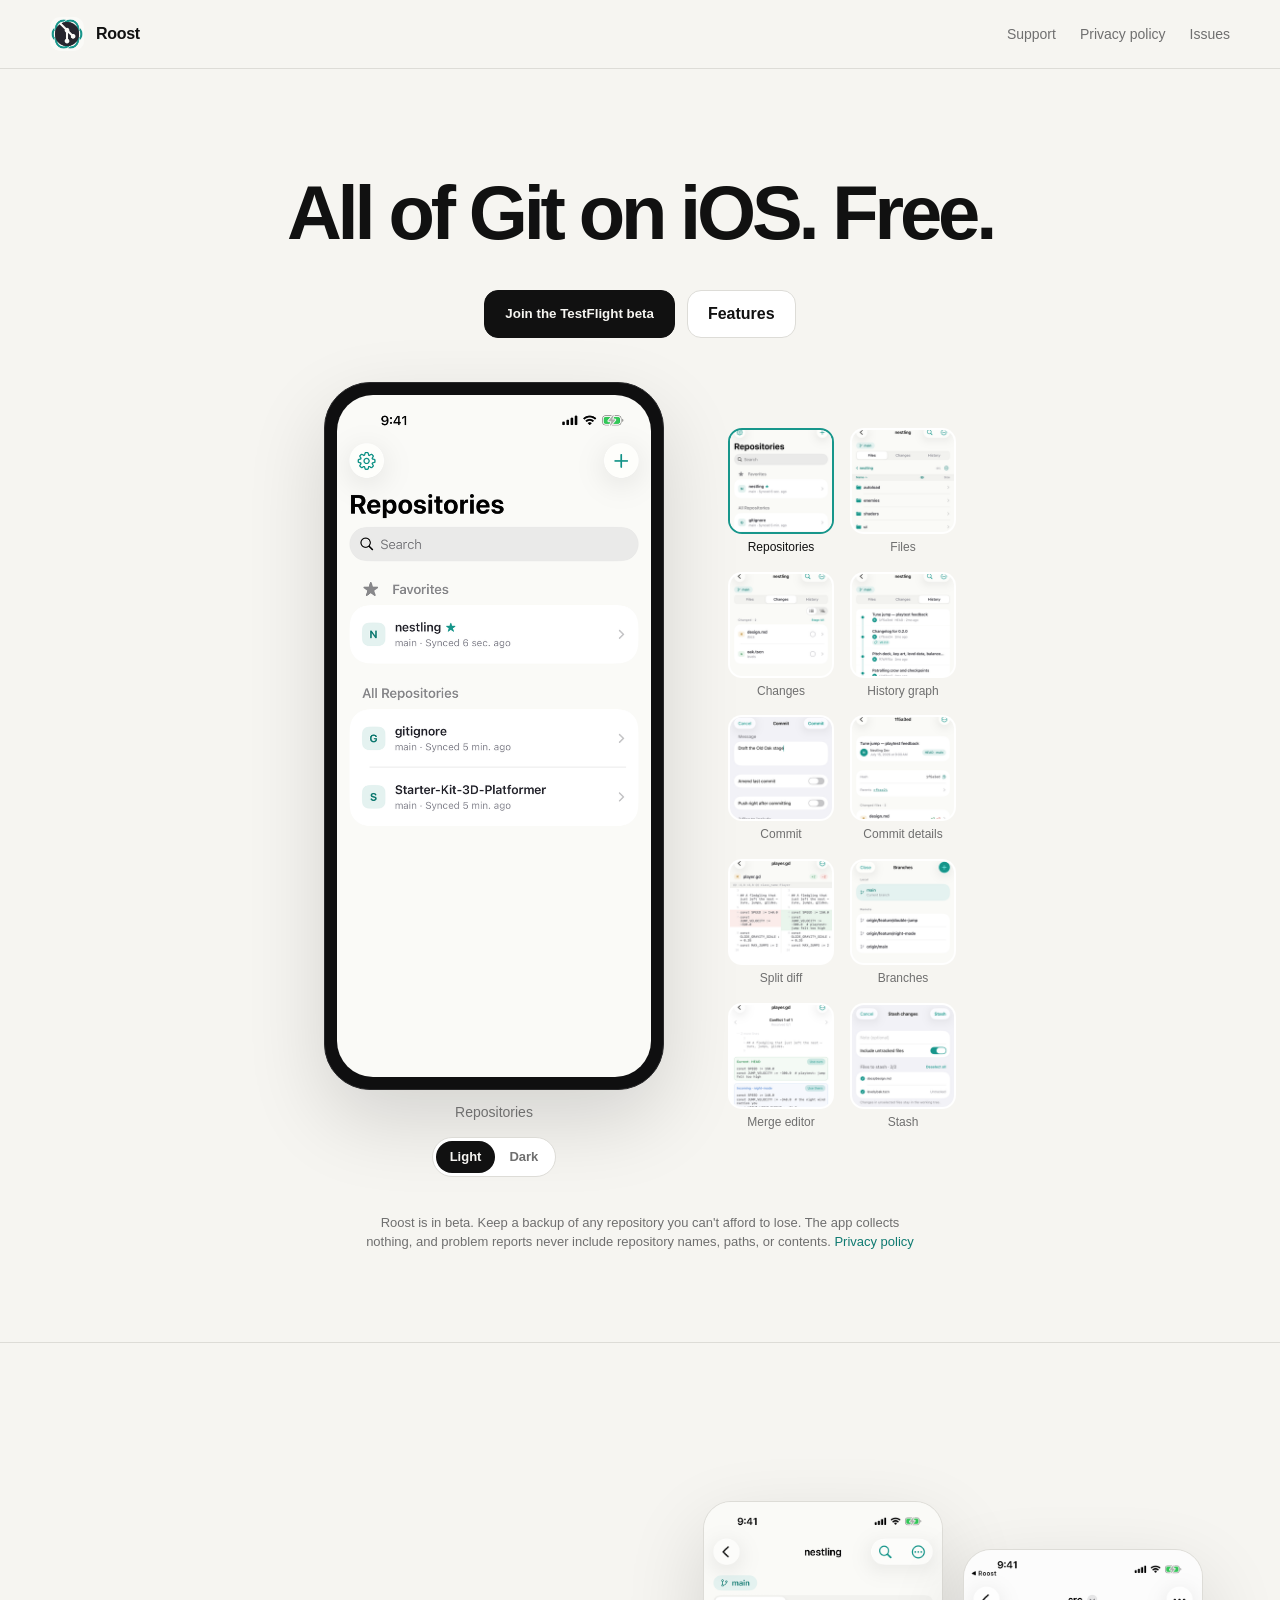
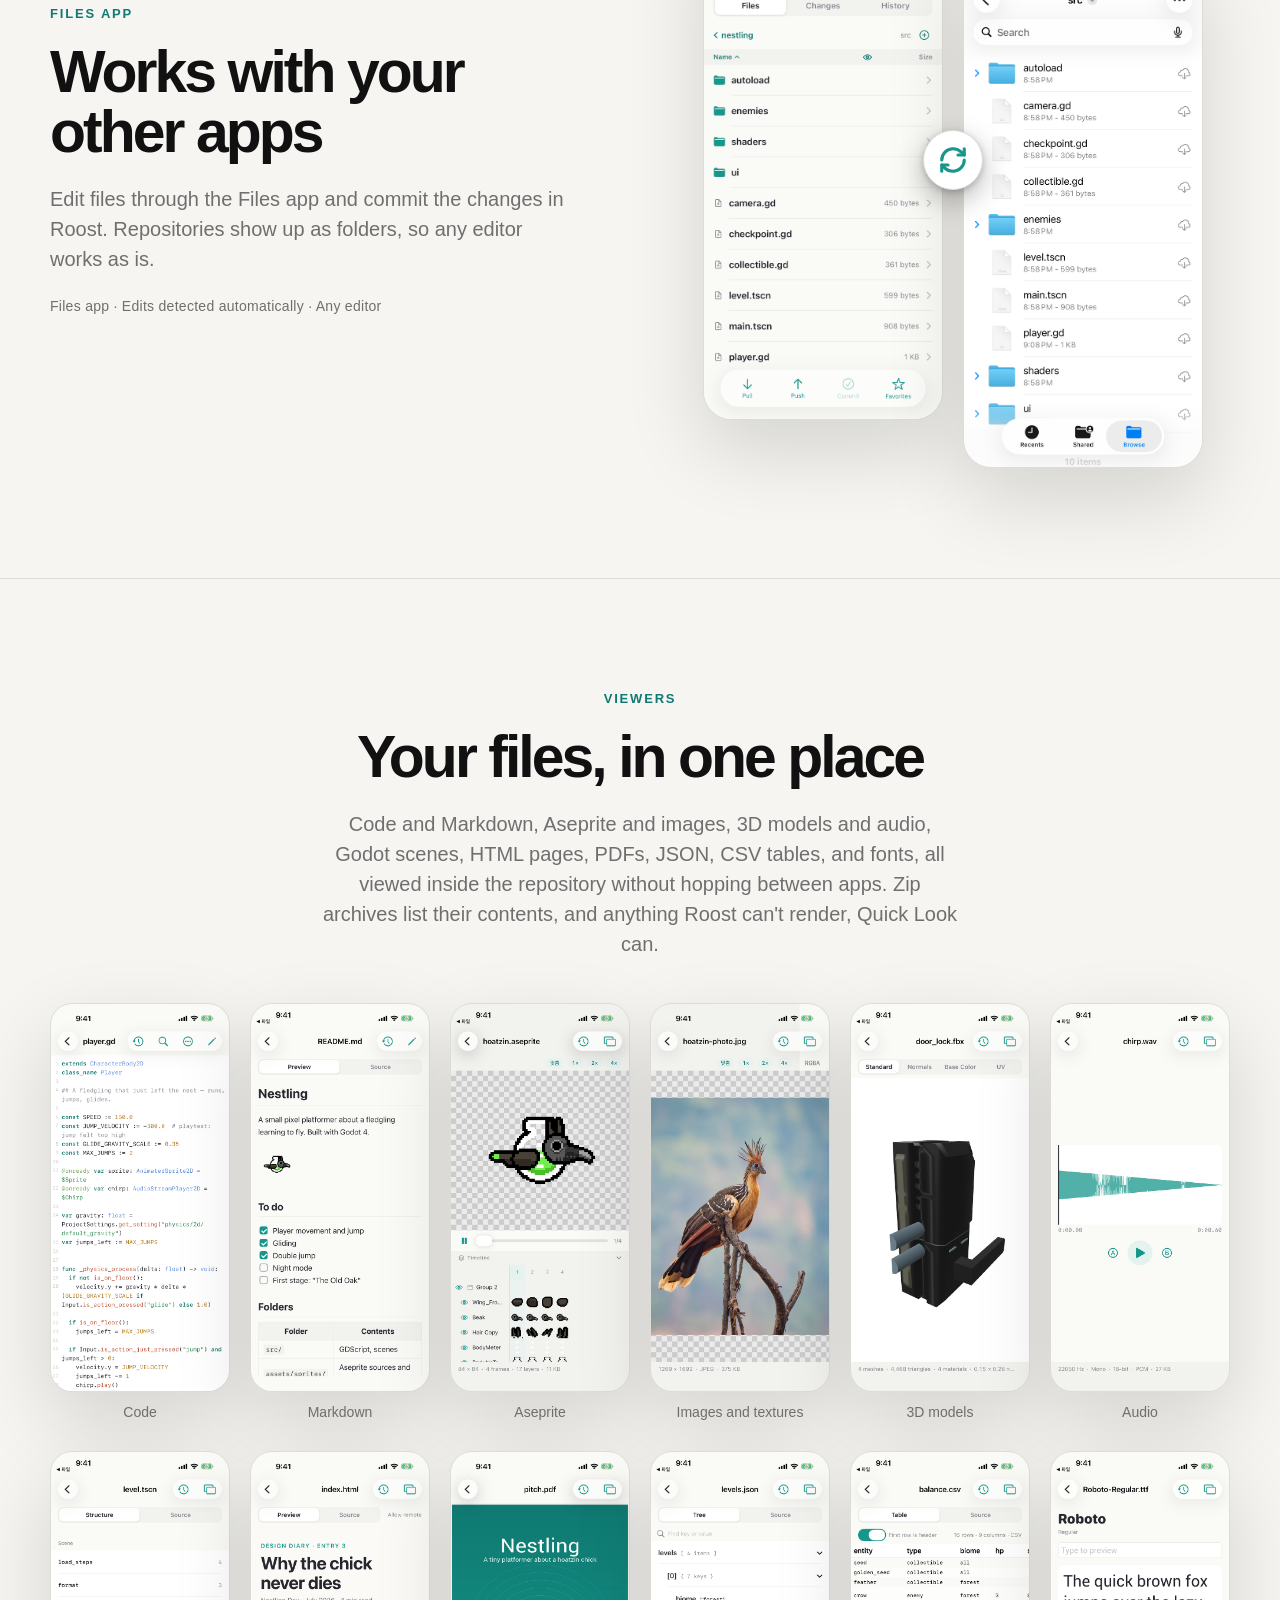
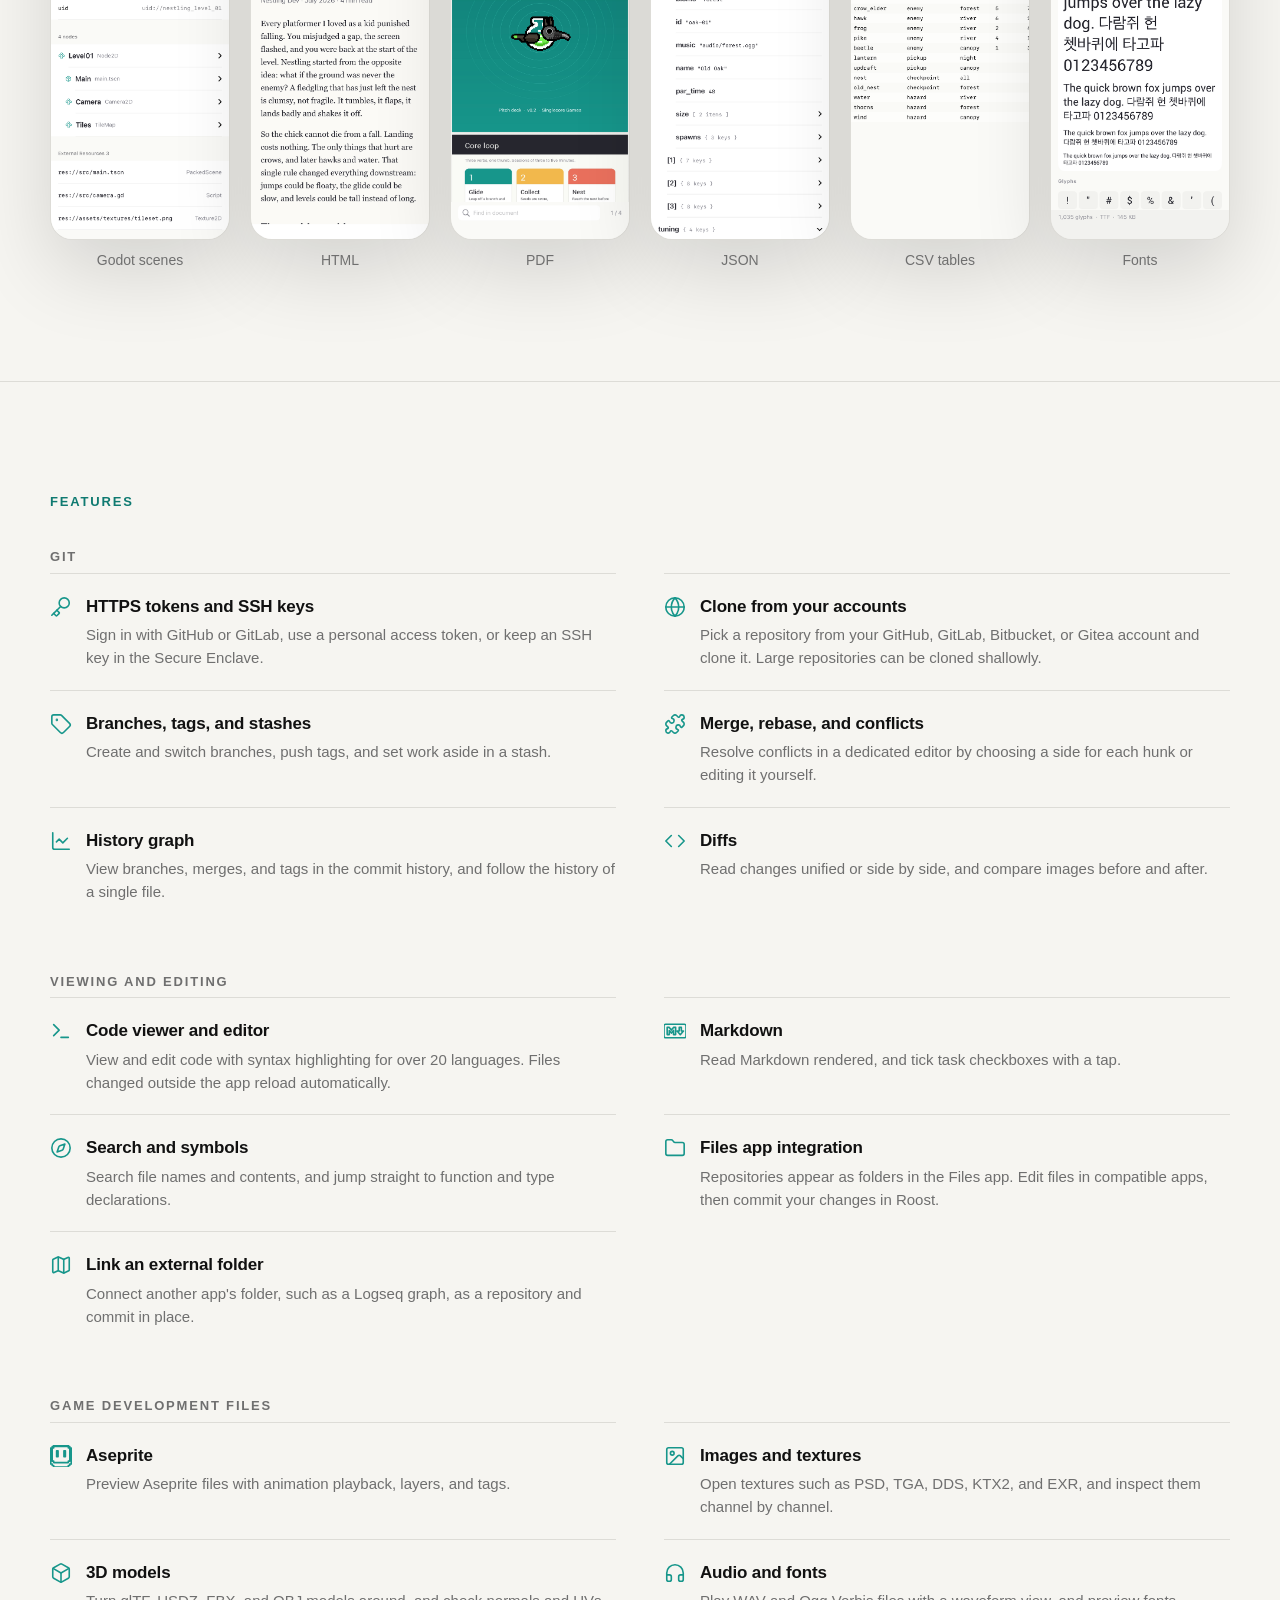
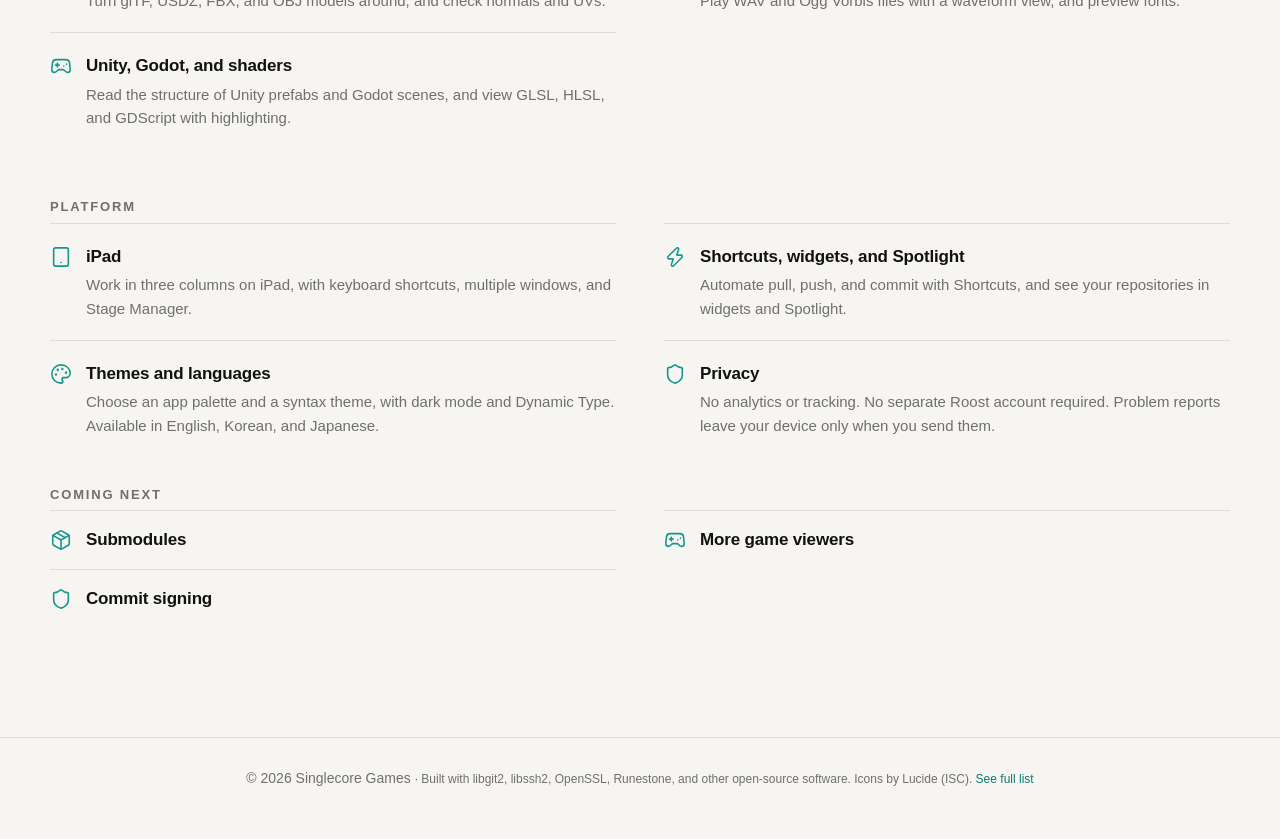
<file: index.html>
<!doctype html>
<html lang="en">
<head>
<meta charset="utf-8">
<meta name="viewport" content="width=device-width, initial-scale=1">
<title>Roost — a free Git client for iPhone and iPad</title>
<meta name="description" content="Roost is a free native Git client for iPhone and iPad: clone, commit, push, branch, and resolve merge conflicts. Integrates with the Files app and previews game-dev assets.">
<link rel="icon" href="assets/icon.png">
<link rel="stylesheet" href="assets/site.css">
</head>
<body>
<header class="top">
  <div class="shell nav">
    <a class="brand" href="./"><img src="assets/icon.png" alt=""> Roost</a>
    <nav class="nav-links">
        <a href="support.html">Support</a>
        <a href="privacy.html">Privacy policy</a>
        <a href="https://github.com/singlecoregames/roost/issues" target=_blank rel=noopener>Issues</a>
        
    </nav>
  </div>
</header>
<svg xmlns="http://www.w3.org/2000/svg" style="display:none" aria-hidden="true">
<symbol id="i-aseprite" viewBox="0 0 24 24" fill="none" stroke="currentColor" stroke-width="1.75" stroke-linecap="round" stroke-linejoin="round"><title>Aseprite</title><path d="M4.006 0v1.6h15.988V0zm15.988 1.6v1.6h1.6V1.6zm1.6 1.6v14.4h-1.6v1.6H4.006v-1.6h-1.6V3.2H.809v17.6h1.599v1.6h1.599V24h15.988v-1.6h1.6v-1.6h1.598V3.2zm-19.187 0h1.599V1.6h-1.6zm4.796 3.2v6.4h1.6V6.4zm7.995 0v6.4h1.599V6.4z"/></symbol>
<symbol id="i-box" viewBox="0 0 24 24" fill="none" stroke="currentColor" stroke-width="1.75" stroke-linecap="round" stroke-linejoin="round"><path d="M21 8a2 2 0 0 0-1-1.73l-7-4a2 2 0 0 0-2 0l-7 4A2 2 0 0 0 3 8v8a2 2 0 0 0 1 1.73l7 4a2 2 0 0 0 2 0l7-4A2 2 0 0 0 21 16Z" /> <path d="m3.3 7 8.7 5 8.7-5" /> <path d="M12 22V12" /></symbol>
<symbol id="i-chart-line" viewBox="0 0 24 24" fill="none" stroke="currentColor" stroke-width="1.75" stroke-linecap="round" stroke-linejoin="round"><path d="M3 3v16a2 2 0 0 0 2 2h16" /> <path d="m19 9-5 5-4-4-3 3" /></symbol>
<symbol id="i-code" viewBox="0 0 24 24" fill="none" stroke="currentColor" stroke-width="1.75" stroke-linecap="round" stroke-linejoin="round"><path d="m16 18 6-6-6-6" /> <path d="m8 6-6 6 6 6" /></symbol>
<symbol id="i-compass" viewBox="0 0 24 24" fill="none" stroke="currentColor" stroke-width="1.75" stroke-linecap="round" stroke-linejoin="round"><circle cx="12" cy="12" r="10" /> <path d="m16.24 7.76-1.804 5.411a2 2 0 0 1-1.265 1.265L7.76 16.24l1.804-5.411a2 2 0 0 1 1.265-1.265z" /></symbol>
<symbol id="i-folder" viewBox="0 0 24 24" fill="none" stroke="currentColor" stroke-width="1.75" stroke-linecap="round" stroke-linejoin="round"><path d="M20 20a2 2 0 0 0 2-2V8a2 2 0 0 0-2-2h-7.9a2 2 0 0 1-1.69-.9L9.6 3.9A2 2 0 0 0 7.93 3H4a2 2 0 0 0-2 2v13a2 2 0 0 0 2 2Z" /></symbol>
<symbol id="i-gamepad-2" viewBox="0 0 24 24" fill="none" stroke="currentColor" stroke-width="1.75" stroke-linecap="round" stroke-linejoin="round"><line x1="6" x2="10" y1="11" y2="11" /> <line x1="8" x2="8" y1="9" y2="13" /> <line x1="15" x2="15.01" y1="12" y2="12" /> <line x1="18" x2="18.01" y1="10" y2="10" /> <path d="M17.32 5H6.68a4 4 0 0 0-3.978 3.59c-.006.052-.01.101-.017.152C2.604 9.416 2 14.456 2 16a3 3 0 0 0 3 3c1 0 1.5-.5 2-1l1.414-1.414A2 2 0 0 1 9.828 16h4.344a2 2 0 0 1 1.414.586L17 18c.5.5 1 1 2 1a3 3 0 0 0 3-3c0-1.545-.604-6.584-.685-7.258-.007-.05-.011-.1-.017-.151A4 4 0 0 0 17.32 5z" /></symbol>
<symbol id="i-globe" viewBox="0 0 24 24" fill="none" stroke="currentColor" stroke-width="1.75" stroke-linecap="round" stroke-linejoin="round"><circle cx="12" cy="12" r="10" /> <path d="M12 2a14.5 14.5 0 0 0 0 20 14.5 14.5 0 0 0 0-20" /> <path d="M2 12h20" /></symbol>
<symbol id="i-headphones" viewBox="0 0 24 24" fill="none" stroke="currentColor" stroke-width="1.75" stroke-linecap="round" stroke-linejoin="round"><path d="M3 14h3a2 2 0 0 1 2 2v3a2 2 0 0 1-2 2H5a2 2 0 0 1-2-2v-7a9 9 0 0 1 18 0v7a2 2 0 0 1-2 2h-1a2 2 0 0 1-2-2v-3a2 2 0 0 1 2-2h3" /></symbol>
<symbol id="i-image" viewBox="0 0 24 24" fill="none" stroke="currentColor" stroke-width="1.75" stroke-linecap="round" stroke-linejoin="round"><rect width="18" height="18" x="3" y="3" rx="2" ry="2" /> <circle cx="9" cy="9" r="2" /> <path d="m21 15-3.086-3.086a2 2 0 0 0-2.828 0L6 21" /></symbol>
<symbol id="i-key" viewBox="0 0 24 24" fill="none" stroke="currentColor" stroke-width="1.75" stroke-linecap="round" stroke-linejoin="round"><path d="m2 21 9.6-9.6" /> <path d="m7.5 15.5 2.3 2.3a1 1 0 0 1 0 1.4l-2.1 2.1a1 1 0 0 1-1.4 0L4 19" /> <circle cx="15.5" cy="7.5" r="5.5" /></symbol>
<symbol id="i-map" viewBox="0 0 24 24" fill="none" stroke="currentColor" stroke-width="1.75" stroke-linecap="round" stroke-linejoin="round"><path d="M14.106 5.553a2 2 0 0 0 1.788 0l3.659-1.83A1 1 0 0 1 21 4.619v12.764a1 1 0 0 1-.553.894l-4.553 2.277a2 2 0 0 1-1.788 0l-4.212-2.106a2 2 0 0 0-1.788 0l-3.659 1.83A1 1 0 0 1 3 19.381V6.618a1 1 0 0 1 .553-.894l4.553-2.277a2 2 0 0 1 1.788 0z" /> <path d="M15 5.764v15" /> <path d="M9 3.236v15" /></symbol>
<symbol id="i-markdown" viewBox="0 0 24 24" fill="none" stroke="currentColor" stroke-width="1.75" stroke-linecap="round" stroke-linejoin="round"><title>Markdown</title><path d="M22.27 19.385H1.73A1.73 1.73 0 010 17.655V6.345a1.73 1.73 0 011.73-1.73h20.54A1.73 1.73 0 0124 6.345v11.308a1.73 1.73 0 01-1.73 1.731zM5.769 15.923v-4.5l2.308 2.885 2.307-2.885v4.5h2.308V8.078h-2.308l-2.307 2.885-2.308-2.885H3.46v7.847zM21.232 12h-2.309V8.077h-2.307V12h-2.308l3.461 4.039z"/></symbol>
<symbol id="i-package" viewBox="0 0 24 24" fill="none" stroke="currentColor" stroke-width="1.75" stroke-linecap="round" stroke-linejoin="round"><path d="M11 21.73a2 2 0 0 0 2 0l7-4A2 2 0 0 0 21 16V8a2 2 0 0 0-1-1.73l-7-4a2 2 0 0 0-2 0l-7 4A2 2 0 0 0 3 8v8a2 2 0 0 0 1 1.73z" /> <path d="M12 22V12" /> <polyline points="3.29 7 12 12 20.71 7" /> <path d="m7.5 4.27 9 5.15" /></symbol>
<symbol id="i-palette" viewBox="0 0 24 24" fill="none" stroke="currentColor" stroke-width="1.75" stroke-linecap="round" stroke-linejoin="round"><path d="M12 22a1 1 0 0 1 0-20 10 9 0 0 1 10 9 5 5 0 0 1-5 5h-2.25a1.75 1.75 0 0 0-1.4 2.8l.3.4a1.75 1.75 0 0 1-1.4 2.8z" /> <circle cx="13.5" cy="6.5" r=".5" fill="currentColor" /> <circle cx="17.5" cy="10.5" r=".5" fill="currentColor" /> <circle cx="6.5" cy="12.5" r=".5" fill="currentColor" /> <circle cx="8.5" cy="7.5" r=".5" fill="currentColor" /></symbol>
<symbol id="i-puzzle" viewBox="0 0 24 24" fill="none" stroke="currentColor" stroke-width="1.75" stroke-linecap="round" stroke-linejoin="round"><path d="M15.39 4.39a1 1 0 0 0 1.68-.474 2.5 2.5 0 1 1 3.014 3.015 1 1 0 0 0-.474 1.68l1.683 1.682a2.414 2.414 0 0 1 0 3.414L19.61 15.39a1 1 0 0 1-1.68-.474 2.5 2.5 0 1 0-3.014 3.015 1 1 0 0 1 .474 1.68l-1.683 1.682a2.414 2.414 0 0 1-3.414 0L8.61 19.61a1 1 0 0 0-1.68.474 2.5 2.5 0 1 1-3.014-3.015 1 1 0 0 0 .474-1.68l-1.683-1.682a2.414 2.414 0 0 1 0-3.414L4.39 8.61a1 1 0 0 1 1.68.474 2.5 2.5 0 1 0 3.014-3.015 1 1 0 0 1-.474-1.68l1.683-1.682a2.414 2.414 0 0 1 3.414 0z" /></symbol>
<symbol id="i-shield" viewBox="0 0 24 24" fill="none" stroke="currentColor" stroke-width="1.75" stroke-linecap="round" stroke-linejoin="round"><path d="M20 13c0 5-3.5 7.5-7.66 8.95a1 1 0 0 1-.67-.01C7.5 20.5 4 18 4 13V6a1 1 0 0 1 1-1c2 0 4.5-1.2 6.24-2.72a1.17 1.17 0 0 1 1.52 0C14.51 3.81 17 5 19 5a1 1 0 0 1 1 1z" /></symbol>
<symbol id="i-tablet" viewBox="0 0 24 24" fill="none" stroke="currentColor" stroke-width="1.75" stroke-linecap="round" stroke-linejoin="round"><rect width="16" height="20" x="4" y="2" rx="2" ry="2"/><line x1="12" x2="12.01" y1="18" y2="18"/></symbol>
<symbol id="i-tag" viewBox="0 0 24 24" fill="none" stroke="currentColor" stroke-width="1.75" stroke-linecap="round" stroke-linejoin="round"><path d="M12.586 2.586A2 2 0 0 0 11.172 2H4a2 2 0 0 0-2 2v7.172a2 2 0 0 0 .586 1.414l8.704 8.704a2.426 2.426 0 0 0 3.42 0l6.58-6.58a2.426 2.426 0 0 0 0-3.42z" /> <circle cx="7.5" cy="7.5" r=".5" fill="currentColor" /></symbol>
<symbol id="i-terminal" viewBox="0 0 24 24" fill="none" stroke="currentColor" stroke-width="1.75" stroke-linecap="round" stroke-linejoin="round"><path d="M12 19h8" /> <path d="m4 17 6-6-6-6" /></symbol>
<symbol id="i-zap" viewBox="0 0 24 24" fill="none" stroke="currentColor" stroke-width="1.75" stroke-linecap="round" stroke-linejoin="round"><path d="M15.914 4a1.5 1.5 0 00-2.474-1.561l-9 9A1.5 1.5 0 005.5 14h4.002a.5.5 0 01.471.666L8.086 20a1.5 1.5 0 002.475 1.56l9-9A1.5 1.5 0 0018.5 10h-3.997a.5.5 0 01-.472-.667z" /></symbol>
</svg>
<main>
  <section class="hero shell">
    <h1 class="lead">All of Git on iOS. Free.</h1>
    <div class="cta-row">
      <!-- TODO(REL-05): 공개 링크가 나오면 button을 <a class="btn primary" href="https://testflight.apple.com/join/XXXXXXXX">로 바꾸고 dialog를 지운다 -->
      <button class="btn primary" type="button" data-beta-cta>Join the TestFlight beta</button>
      <dialog class="beta-dialog" id="beta-dialog">
        <form method="dialog">
          <h3>TestFlight beta</h3>
          <p>The public link isn't ready yet. Please check back soon.</p>
          <button class="btn primary" type="submit" autofocus>Close</button>
        </form>
      </dialog>
      <!-- 스크린샷 확대 보기 — 뷰어 타일·파일 앱 쌍을 누르면 연다 [2026-09-15] -->
      <dialog class="lightbox" id="lightbox" aria-label="Screenshot, enlarged">
        <button type="button" class="lightbox-close" data-lightbox-close aria-label="Close">×</button>
        <img id="lightbox-img" alt="" width="603" height="1311">
        <p id="lightbox-cap"></p>
      </dialog>
      <a class="btn" href="#features">Features</a>
    </div>
  </section>

  <section class="screens" id="screens">
    <div class="shell">
    <div class="gallery" data-lang="en" data-prefix="">
      <div class="gallery-main">
        <div class="device"><img id="gallery-img" src="screenshots/en-light/01-repo-list.png" alt="Repositories" width="603" height="1311"></div>
        <div class="gallery-caption" id="gallery-caption">Repositories</div>
        <div class="shots-toggle" role="group" aria-label="Screenshot appearance">
          <button type="button" data-mode="light">Light</button><button type="button" data-mode="dark">Dark</button>
        </div>
      </div>
      <div class="thumbs">
        <button class="thumb active" type="button" data-shot="01-repo-list" aria-label="Repositories"><img src="screenshots/en-light/thumbs/01-repo-list.png" alt="" width="212" height="212" loading="lazy"><span>Repositories</span></button>
        <button class="thumb" type="button" data-shot="02-files" aria-label="Files"><img src="screenshots/en-light/thumbs/02-files.png" alt="" width="212" height="212" loading="lazy"><span>Files</span></button>
        <button class="thumb" type="button" data-shot="22-changes" aria-label="Changes"><img src="screenshots/en-light/thumbs/22-changes.png" alt="" width="212" height="212" loading="lazy"><span>Changes</span></button>
        <button class="thumb" type="button" data-shot="04-history-graph" aria-label="History graph"><img src="screenshots/en-light/thumbs/04-history-graph.png" alt="" width="212" height="212" loading="lazy"><span>History graph</span></button>
        <button class="thumb" type="button" data-shot="03-changes-commit" aria-label="Commit"><img src="screenshots/en-light/thumbs/03-changes-commit.png" alt="" width="212" height="212" loading="lazy"><span>Commit</span></button>
        <button class="thumb" type="button" data-shot="21-commit-detail" aria-label="Commit details"><img src="screenshots/en-light/thumbs/21-commit-detail.png" alt="" width="212" height="212" loading="lazy"><span>Commit details</span></button>
        <button class="thumb" type="button" data-shot="05-diff-split" aria-label="Split diff"><img src="screenshots/en-light/thumbs/05-diff-split.png" alt="" width="212" height="212" loading="lazy"><span>Split diff</span></button>
        <button class="thumb" type="button" data-shot="07-branches" aria-label="Branches"><img src="screenshots/en-light/thumbs/07-branches.png" alt="" width="212" height="212" loading="lazy"><span>Branches</span></button>
        <button class="thumb" type="button" data-shot="06-merge-editor" aria-label="Merge editor"><img src="screenshots/en-light/thumbs/06-merge-editor.png" alt="" width="212" height="212" loading="lazy"><span>Merge editor</span></button>
        <button class="thumb" type="button" data-shot="23-stash" aria-label="Stash"><img src="screenshots/en-light/thumbs/23-stash.png" alt="" width="212" height="212" loading="lazy"><span>Stash</span></button>
      </div>
    </div>
      <p class="small beta-note" id="beta">Roost is in beta. Keep a backup of any repository you can't afford to lose. The app collects nothing, and problem reports never include repository names, paths, or contents. <a href="privacy.html">Privacy policy</a></p>
    </div>
  </section>

  <section class="feature" id="files-app">
    <div class="shell grid">
      <div class="copy">
        <div class="eyebrow">Files app</div>
        <h2>Works with your other apps</h2>
        <p>Edit files through the Files app and commit the changes in Roost. Repositories show up as folders, so any editor works as is.</p>
        <div class="meta">Files app · Edits detected automatically · Any editor</div>
      </div>
      <div class="visual"><div class="pair linked"><button type="button" class="zoom" data-zoom aria-label="Works with your other apps"><img class="phone" src="screenshots/en-light/02-files.png" data-shot-src="screenshots/en-{mode}/02-files.png" alt="Works with your other apps" width="603" height="1311"></button><span class="link-mark" aria-hidden="true"><svg viewBox="0 0 24 24" fill="none" stroke="currentColor" stroke-width="2" stroke-linecap="round" stroke-linejoin="round"><path d="M3 12a9 9 0 0 1 9-9 9.75 9.75 0 0 1 6.74 2.74L21 8"/><path d="M21 3v5h-5"/><path d="M21 12a9 9 0 0 1-9 9 9.75 9.75 0 0 1-6.74-2.74L3 16"/><path d="M3 21v-5h5"/></svg></span><button type="button" class="zoom" data-zoom aria-label="The same folder open in the iOS Files app"><img class="phone" src="screenshots/en-light/10-files-app.png" data-shot-src="screenshots/en-{mode}/10-files-app.png" alt="The same folder open in the iOS Files app" width="603" height="1311"></button></div></div>
    </div>
  </section>
  <section class="feature viewers" id="viewers">
    <div class="shell">
      <div class="copy narrow center">
        <div class="eyebrow">Viewers</div>
        <h2>Your files, in one place</h2>
        <p>Code and Markdown, Aseprite and images, 3D models and audio, Godot scenes, HTML pages, PDFs, JSON, CSV tables, and fonts, all viewed inside the repository without hopping between apps. Zip archives list their contents, and anything Roost can't render, Quick Look can.</p>
      </div>
      <div class="tiles">
        <figure class="tile"><button type="button" class="zoom" data-zoom aria-label="Code"><img src="screenshots/en-light/11-viewer-code.png" data-shot-src="screenshots/en-{mode}/11-viewer-code.png" alt="Code" width="603" height="1311" loading="lazy"></button><figcaption>Code</figcaption></figure>
        <figure class="tile"><button type="button" class="zoom" data-zoom aria-label="Markdown"><img src="screenshots/en-light/12-viewer-markdown.png" data-shot-src="screenshots/en-{mode}/12-viewer-markdown.png" alt="Markdown" width="603" height="1311" loading="lazy"></button><figcaption>Markdown</figcaption></figure>
        <figure class="tile"><button type="button" class="zoom" data-zoom aria-label="Aseprite"><img src="screenshots/en-light/08-viewers.png" data-shot-src="screenshots/en-{mode}/08-viewers.png" alt="Aseprite" width="603" height="1311" loading="lazy"></button><figcaption>Aseprite</figcaption></figure>
        <figure class="tile"><button type="button" class="zoom" data-zoom aria-label="Images and textures"><img src="screenshots/en-light/13-viewer-image.png" data-shot-src="screenshots/en-{mode}/13-viewer-image.png" alt="Images and textures" width="603" height="1311" loading="lazy"></button><figcaption>Images and textures</figcaption></figure>
        <figure class="tile"><button type="button" class="zoom" data-zoom aria-label="3D models"><img src="screenshots/en-light/09-viewers-fbx.png" data-shot-src="screenshots/en-{mode}/09-viewers-fbx.png" alt="3D models" width="603" height="1311" loading="lazy"></button><figcaption>3D models</figcaption></figure>
        <figure class="tile"><button type="button" class="zoom" data-zoom aria-label="Audio"><img src="screenshots/en-light/14-viewer-audio.png" data-shot-src="screenshots/en-{mode}/14-viewer-audio.png" alt="Audio" width="603" height="1311" loading="lazy"></button><figcaption>Audio</figcaption></figure>
        <figure class="tile"><button type="button" class="zoom" data-zoom aria-label="Godot scenes"><img src="screenshots/en-light/15-viewer-scene.png" data-shot-src="screenshots/en-{mode}/15-viewer-scene.png" alt="Godot scenes" width="603" height="1311" loading="lazy"></button><figcaption>Godot scenes</figcaption></figure>
        <figure class="tile"><button type="button" class="zoom" data-zoom aria-label="HTML"><img src="screenshots/en-light/16-viewer-html.png" data-shot-src="screenshots/en-{mode}/16-viewer-html.png" alt="HTML" width="603" height="1311" loading="lazy"></button><figcaption>HTML</figcaption></figure>
        <figure class="tile"><button type="button" class="zoom" data-zoom aria-label="PDF"><img src="screenshots/en-light/17-viewer-pdf.png" data-shot-src="screenshots/en-{mode}/17-viewer-pdf.png" alt="PDF" width="603" height="1311" loading="lazy"></button><figcaption>PDF</figcaption></figure>
        <figure class="tile"><button type="button" class="zoom" data-zoom aria-label="JSON"><img src="screenshots/en-light/18-viewer-json.png" data-shot-src="screenshots/en-{mode}/18-viewer-json.png" alt="JSON" width="603" height="1311" loading="lazy"></button><figcaption>JSON</figcaption></figure>
        <figure class="tile"><button type="button" class="zoom" data-zoom aria-label="CSV tables"><img src="screenshots/en-light/19-viewer-table.png" data-shot-src="screenshots/en-{mode}/19-viewer-table.png" alt="CSV tables" width="603" height="1311" loading="lazy"></button><figcaption>CSV tables</figcaption></figure>
        <figure class="tile"><button type="button" class="zoom" data-zoom aria-label="Fonts"><img src="screenshots/en-light/20-viewer-font.png" data-shot-src="screenshots/en-{mode}/20-viewer-font.png" alt="Fonts" width="603" height="1311" loading="lazy"></button><figcaption>Fonts</figcaption></figure>
      </div>
    </div>
  </section>

  <section class="feature" id="features">
    <div class="shell">
      <div class="sec-head"><div class="eyebrow">Features</div></div>
      <h3 class="group">Git</h3>
      <ul class="features">
        <li><svg class="ic"><use href="#i-key"/></svg><div><b>HTTPS tokens and SSH keys</b><p>Sign in with GitHub or GitLab, use a personal access token, or keep an SSH key in the Secure Enclave.</p></div></li>
        <li><svg class="ic"><use href="#i-globe"/></svg><div><b>Clone from your accounts</b><p>Pick a repository from your GitHub, GitLab, Bitbucket, or Gitea account and clone it. Large repositories can be cloned shallowly.</p></div></li>
        <li><svg class="ic"><use href="#i-tag"/></svg><div><b>Branches, tags, and stashes</b><p>Create and switch branches, push tags, and set work aside in a stash.</p></div></li>
        <li><svg class="ic"><use href="#i-puzzle"/></svg><div><b>Merge, rebase, and conflicts</b><p>Resolve conflicts in a dedicated editor by choosing a side for each hunk or editing it yourself.</p></div></li>
        <li><svg class="ic"><use href="#i-chart-line"/></svg><div><b>History graph</b><p>View branches, merges, and tags in the commit history, and follow the history of a single file.</p></div></li>
        <li><svg class="ic"><use href="#i-code"/></svg><div><b>Diffs</b><p>Read changes unified or side by side, and compare images before and after.</p></div></li>
      </ul>
      <h3 class="group">Viewing and editing</h3>
      <ul class="features">
        <li><svg class="ic"><use href="#i-terminal"/></svg><div><b>Code viewer and editor</b><p>View and edit code with syntax highlighting for over 20 languages. Files changed outside the app reload automatically.</p></div></li>
        <li><svg class="ic"><use href="#i-markdown"/></svg><div><b>Markdown</b><p>Read Markdown rendered, and tick task checkboxes with a tap.</p></div></li>
        <li><svg class="ic"><use href="#i-compass"/></svg><div><b>Search and symbols</b><p>Search file names and contents, and jump straight to function and type declarations.</p></div></li>
        <li><svg class="ic"><use href="#i-folder"/></svg><div><b>Files app integration</b><p>Repositories appear as folders in the Files app. Edit files in compatible apps, then commit your changes in Roost.</p></div></li>
        <li><svg class="ic"><use href="#i-map"/></svg><div><b>Link an external folder</b><p>Connect another app's folder, such as a Logseq graph, as a repository and commit in place.</p></div></li>
      </ul>
      <h3 class="group">Game development files</h3>
      <ul class="features">
        <li><svg class="ic"><use href="#i-aseprite"/></svg><div><b>Aseprite</b><p>Preview Aseprite files with animation playback, layers, and tags.</p></div></li>
        <li><svg class="ic"><use href="#i-image"/></svg><div><b>Images and textures</b><p>Open textures such as PSD, TGA, DDS, KTX2, and EXR, and inspect them channel by channel.</p></div></li>
        <li><svg class="ic"><use href="#i-box"/></svg><div><b>3D models</b><p>Turn glTF, USDZ, FBX, and OBJ models around, and check normals and UVs.</p></div></li>
        <li><svg class="ic"><use href="#i-headphones"/></svg><div><b>Audio and fonts</b><p>Play WAV and Ogg Vorbis files with a waveform view, and preview fonts.</p></div></li>
        <li><svg class="ic"><use href="#i-gamepad-2"/></svg><div><b>Unity, Godot, and shaders</b><p>Read the structure of Unity prefabs and Godot scenes, and view GLSL, HLSL, and GDScript with highlighting.</p></div></li>
      </ul>
      <h3 class="group">Platform</h3>
      <ul class="features">
        <li><svg class="ic"><use href="#i-tablet"/></svg><div><b>iPad</b><p>Work in three columns on iPad, with keyboard shortcuts, multiple windows, and Stage Manager.</p></div></li>
        <li><svg class="ic"><use href="#i-zap"/></svg><div><b>Shortcuts, widgets, and Spotlight</b><p>Automate pull, push, and commit with Shortcuts, and see your repositories in widgets and Spotlight.</p></div></li>
        <li><svg class="ic"><use href="#i-palette"/></svg><div><b>Themes and languages</b><p>Choose an app palette and a syntax theme, with dark mode and Dynamic Type. Available in English, Korean, and Japanese.</p></div></li>
        <li><svg class="ic"><use href="#i-shield"/></svg><div><b>Privacy</b><p>No analytics or tracking. No separate Roost account required. Problem reports leave your device only when you send them.</p></div></li>
      </ul>
      <div class="roadmap-wrap">
        <h3 class="group">Coming next</h3>
      <ul class="features roadmap">
        <li><svg class="ic"><use href="#i-package"/></svg><div><b>Submodules</b></div></li>
        <li><svg class="ic"><use href="#i-gamepad-2"/></svg><div><b>More game viewers</b></div></li>
        <li><svg class="ic"><use href="#i-shield"/></svg><div><b>Commit signing</b></div></li>
      </ul>
      </div>
    </div>
  </section>
</main>

<footer>
  <div class="shell footer-center">© 2026 Singlecore Games <span class="oss">· Built with libgit2, libssh2, OpenSSL, Runestone, and other open-source software. Icons by Lucide (ISC). <a href="https://github.com/singlecoregames/roost/blob/main/OPEN-SOURCE.md" target="_blank" rel="noopener">See full list</a></span></div>
</footer>
<script>
(function () {
  var root = document.documentElement;
  var stored = null;
  try { stored = localStorage.getItem("roost-shots"); } catch (e) {}
  var mode = stored || (window.matchMedia("(prefers-color-scheme: dark)").matches ? "dark" : "light");
  function apply() {
    root.setAttribute("data-shots", mode);
    document.querySelectorAll("[data-shot-src]").forEach(function (img) {
      img.src = img.getAttribute("data-shot-src").replace("{mode}", mode);
    });
    document.querySelectorAll(".shots-toggle button").forEach(function (b) {
      b.classList.toggle("active", b.getAttribute("data-mode") === mode);
      b.setAttribute("aria-pressed", b.getAttribute("data-mode") === mode ? "true" : "false");
    });
    var g = document.querySelector(".gallery");
    if (g) select(g.querySelector(".thumb.active"), true);
  }
  function select(btn, keep) {
    var g = document.querySelector(".gallery");
    if (!g || !btn) return;
    var name = btn.getAttribute("data-shot");
    var src = g.getAttribute("data-prefix") + "screenshots/" + g.getAttribute("data-lang") + "-" + mode + "/" + name + ".png";
    var img = document.getElementById("gallery-img");
    img.src = src;
    img.alt = btn.getAttribute("aria-label");
    document.getElementById("gallery-caption").textContent = btn.getAttribute("aria-label");
    g.querySelectorAll(".thumb").forEach(function (t) { t.classList.toggle("active", t === btn); });
    g.querySelectorAll(".thumb img").forEach(function (t) {
      t.src = g.getAttribute("data-prefix") + "screenshots/" + g.getAttribute("data-lang") + "-" + mode + "/thumbs/" + t.parentNode.getAttribute("data-shot") + ".png";
    });
  }
  document.addEventListener("click", function (e) {
    var t = e.target.closest(".shots-toggle button");
    if (t) { mode = t.getAttribute("data-mode"); try { localStorage.setItem("roost-shots", mode); } catch (x) {} apply(); return; }
    var th = e.target.closest(".thumb");
    if (th) select(th);
    if (e.target.closest("[data-beta-cta]")) { var d = document.getElementById("beta-dialog"); if (d && d.showModal) d.showModal(); }
    var z = e.target.closest("[data-zoom]");
    var lb = document.getElementById("lightbox");
    if (z && lb && lb.showModal) {
      var img = z.querySelector("img");
      document.getElementById("lightbox-img").src = img.currentSrc || img.src;
      document.getElementById("lightbox-img").alt = img.alt;
      document.getElementById("lightbox-cap").textContent = z.getAttribute("aria-label") || img.alt;
      lb.showModal();
    }
    if (lb && lb.open && !z && e.target.closest("#lightbox") === lb) lb.close();
  });
  apply();
})();
</script>
</body>
</html>
</file>
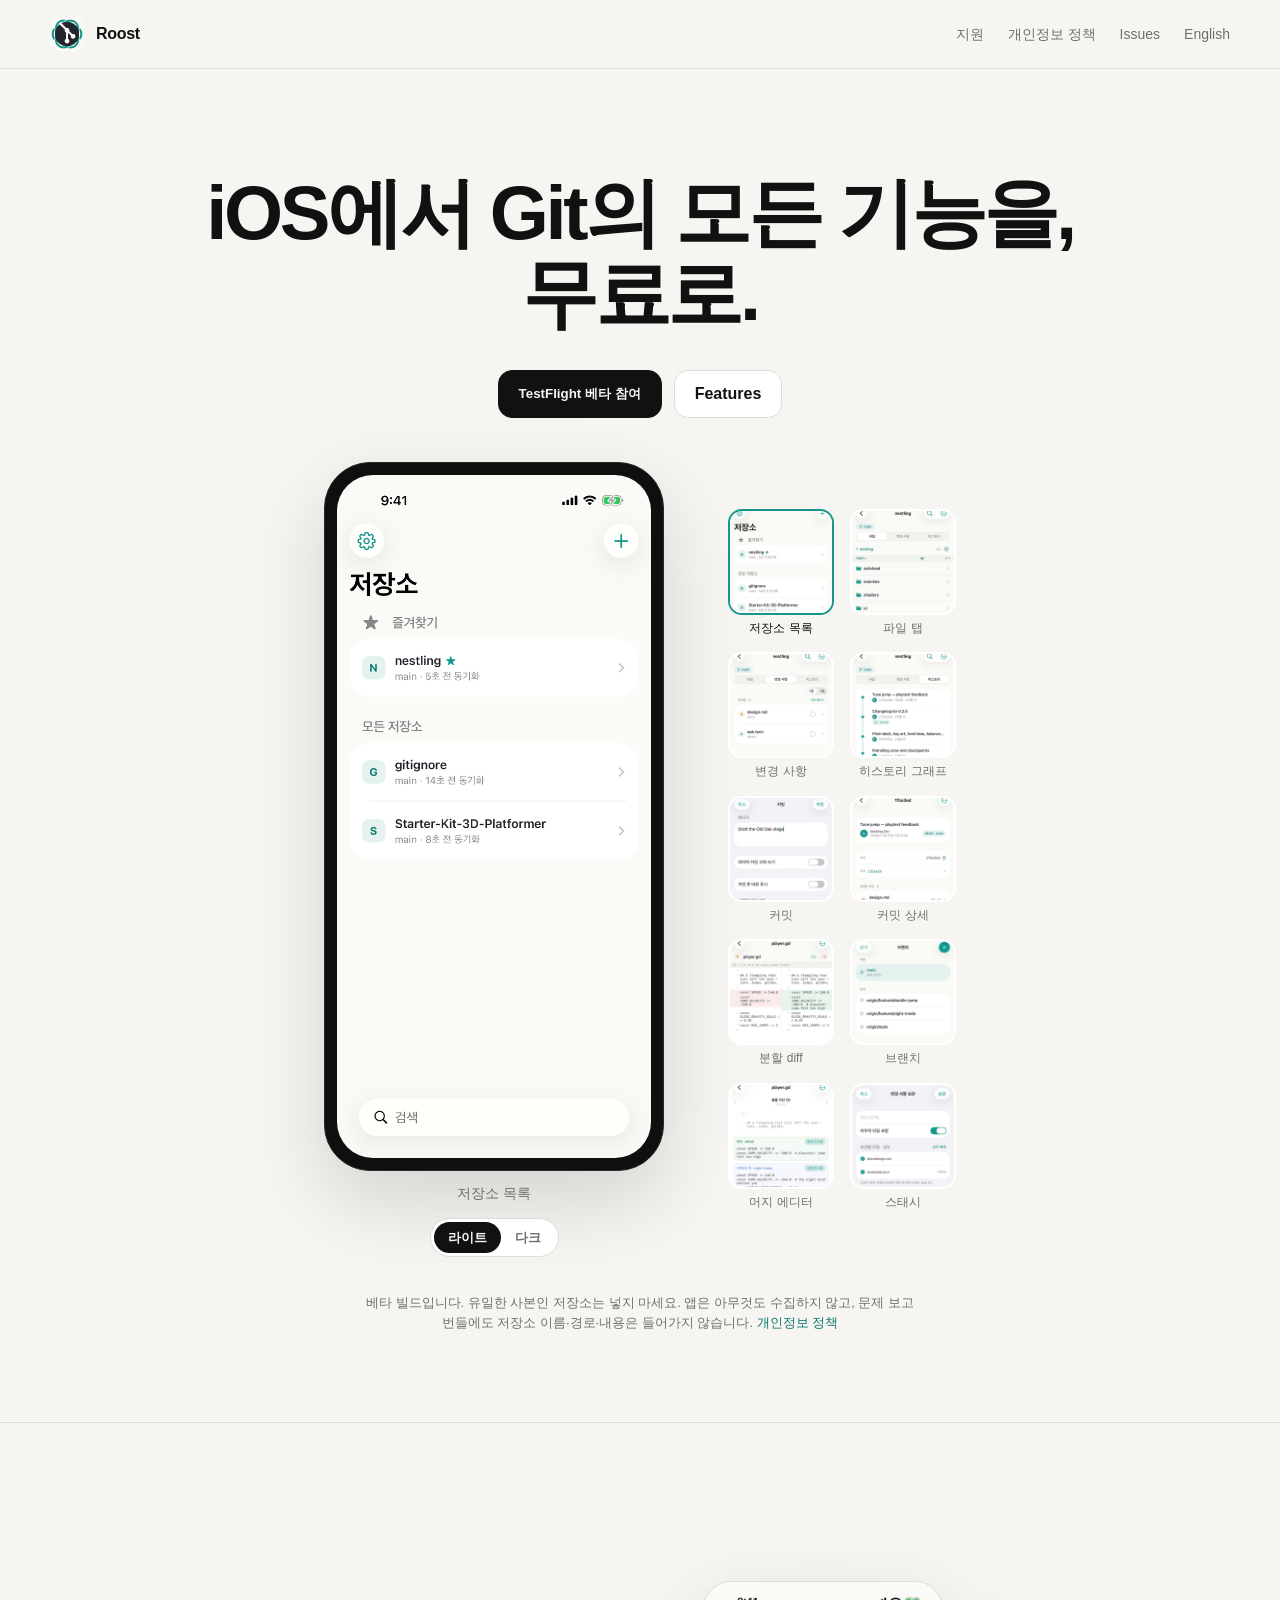
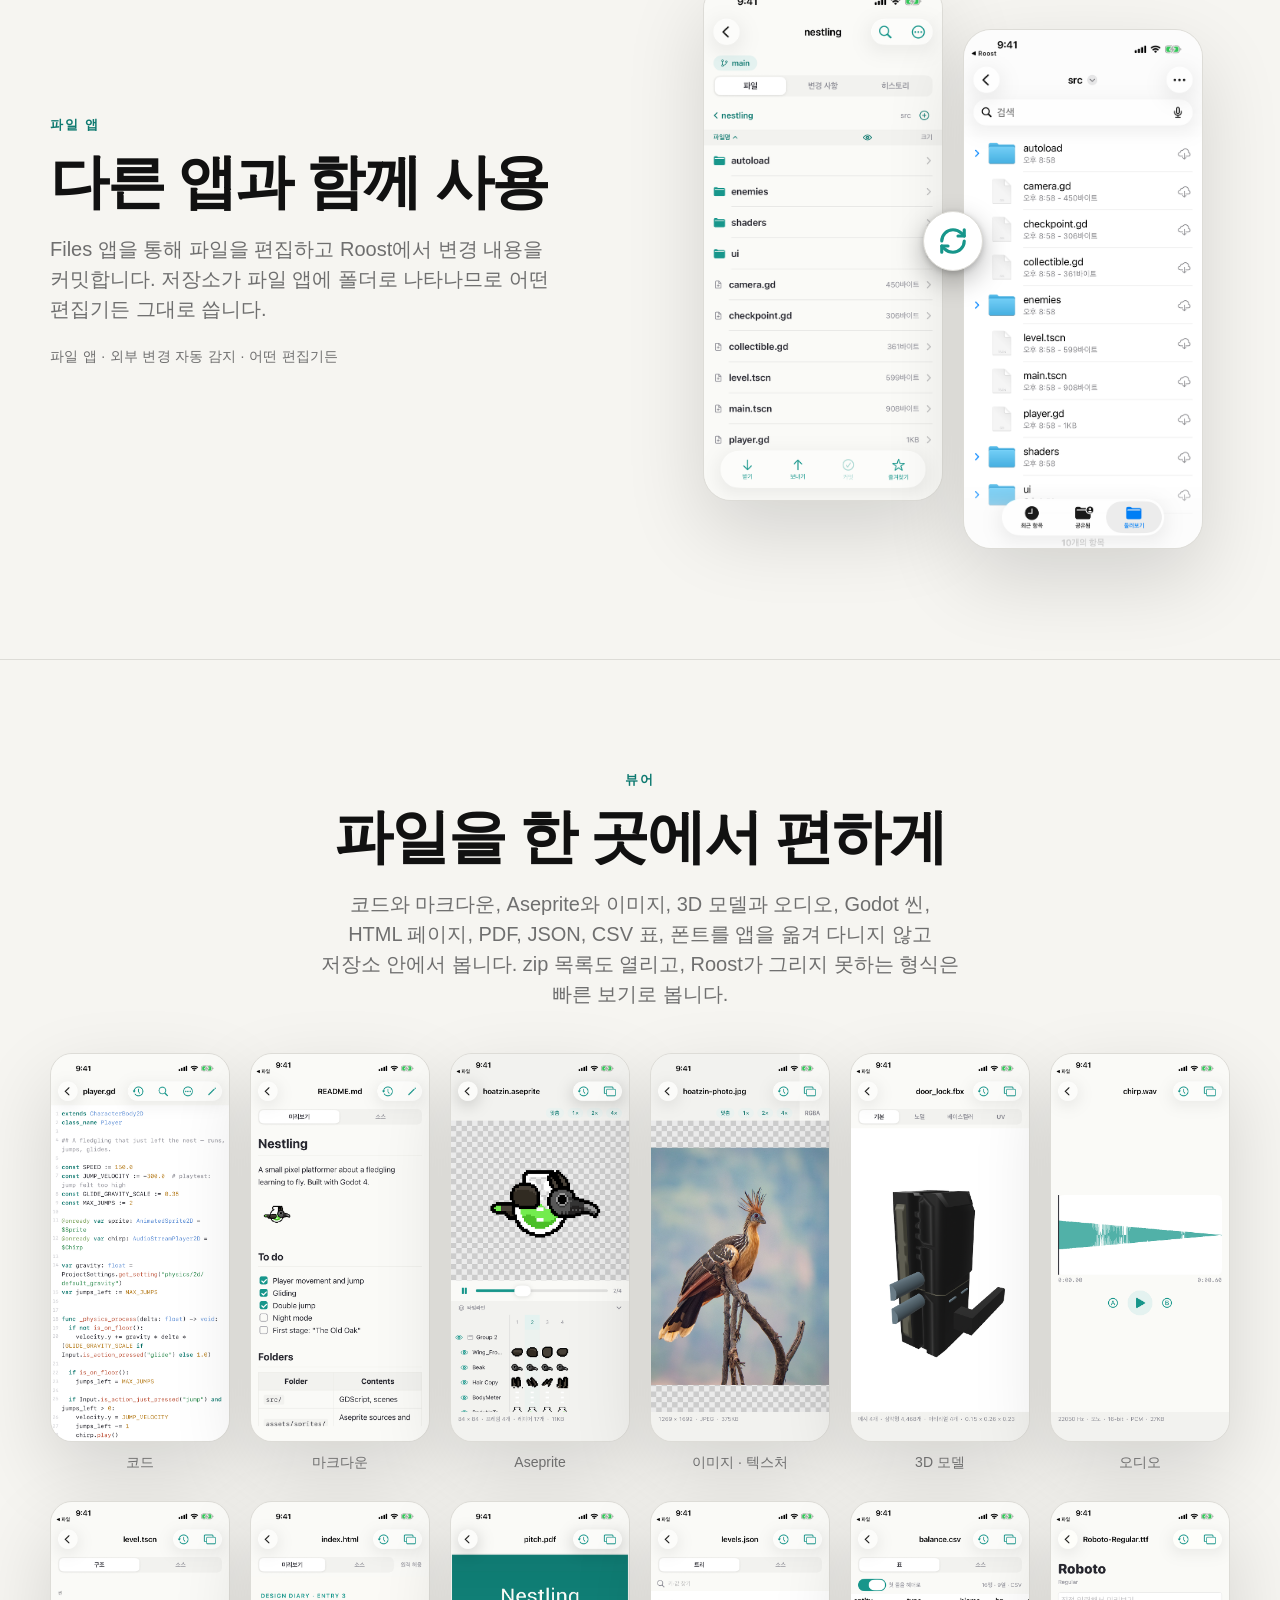
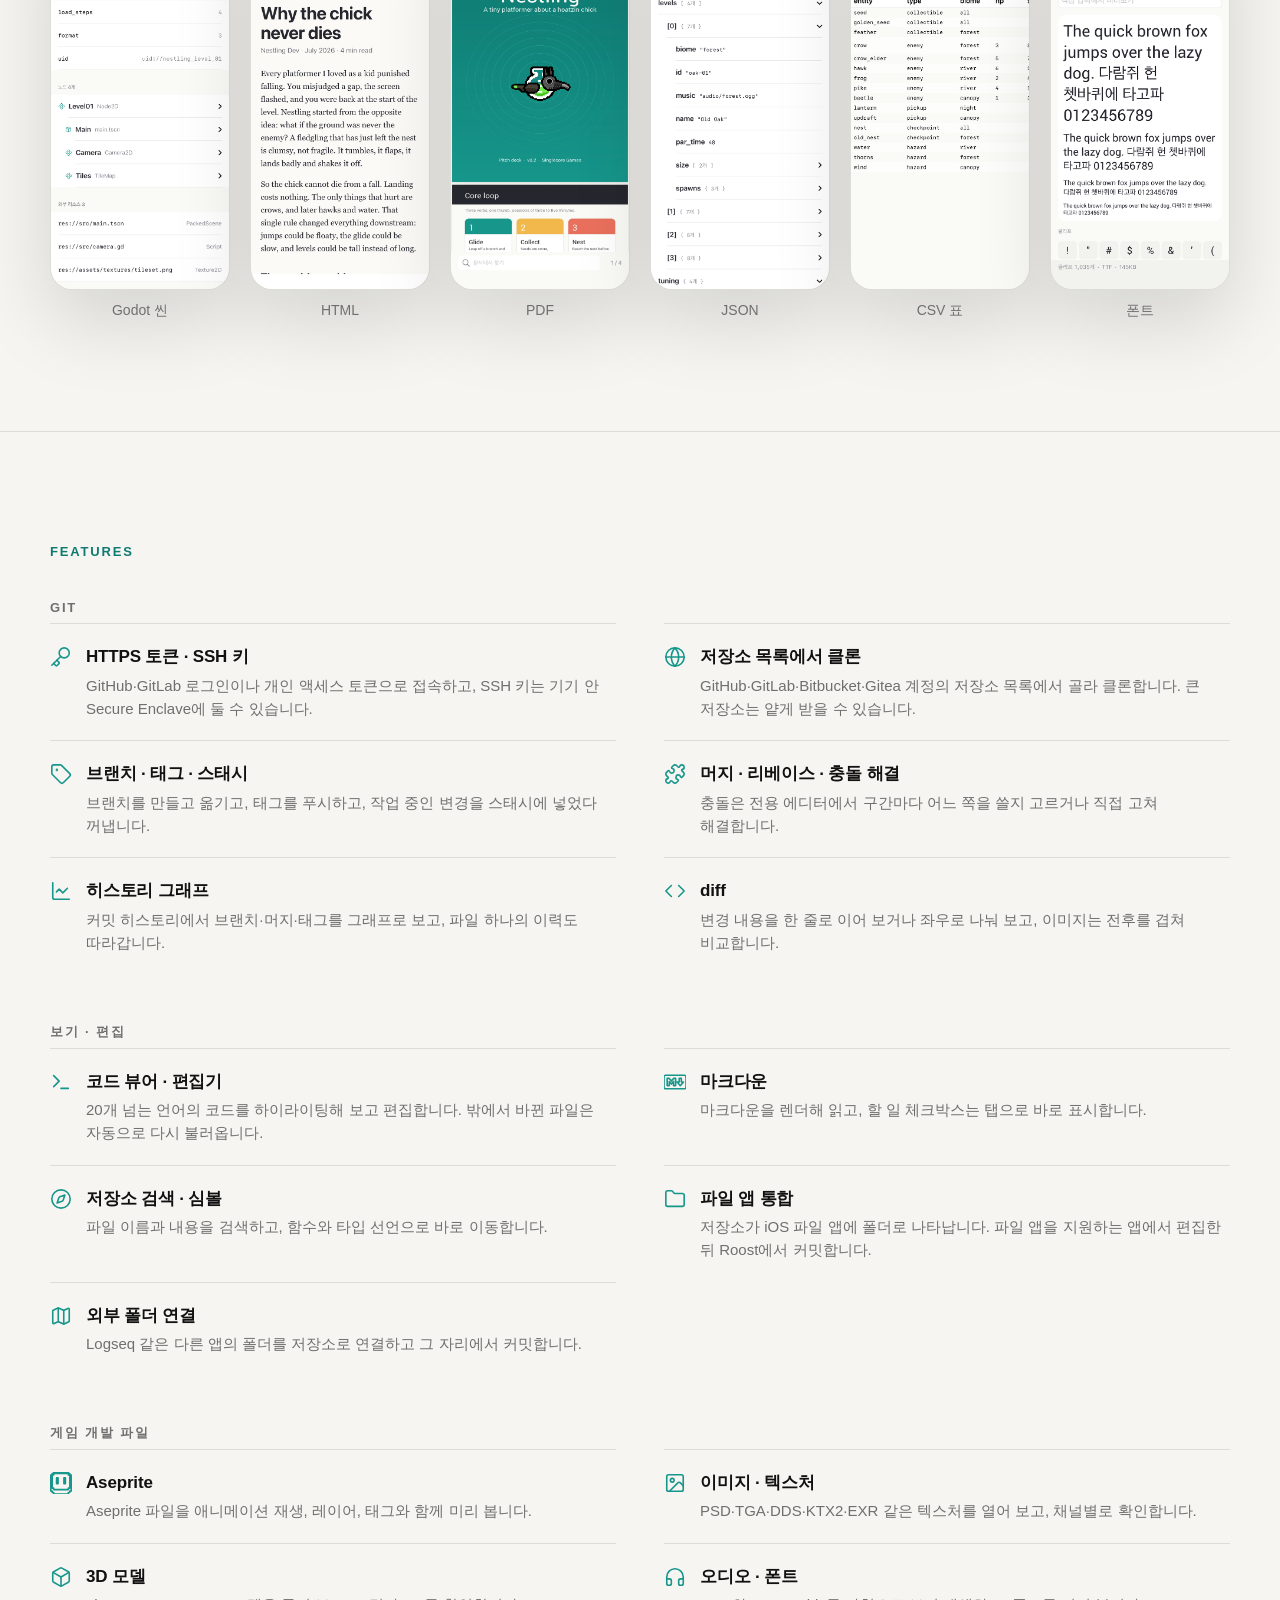
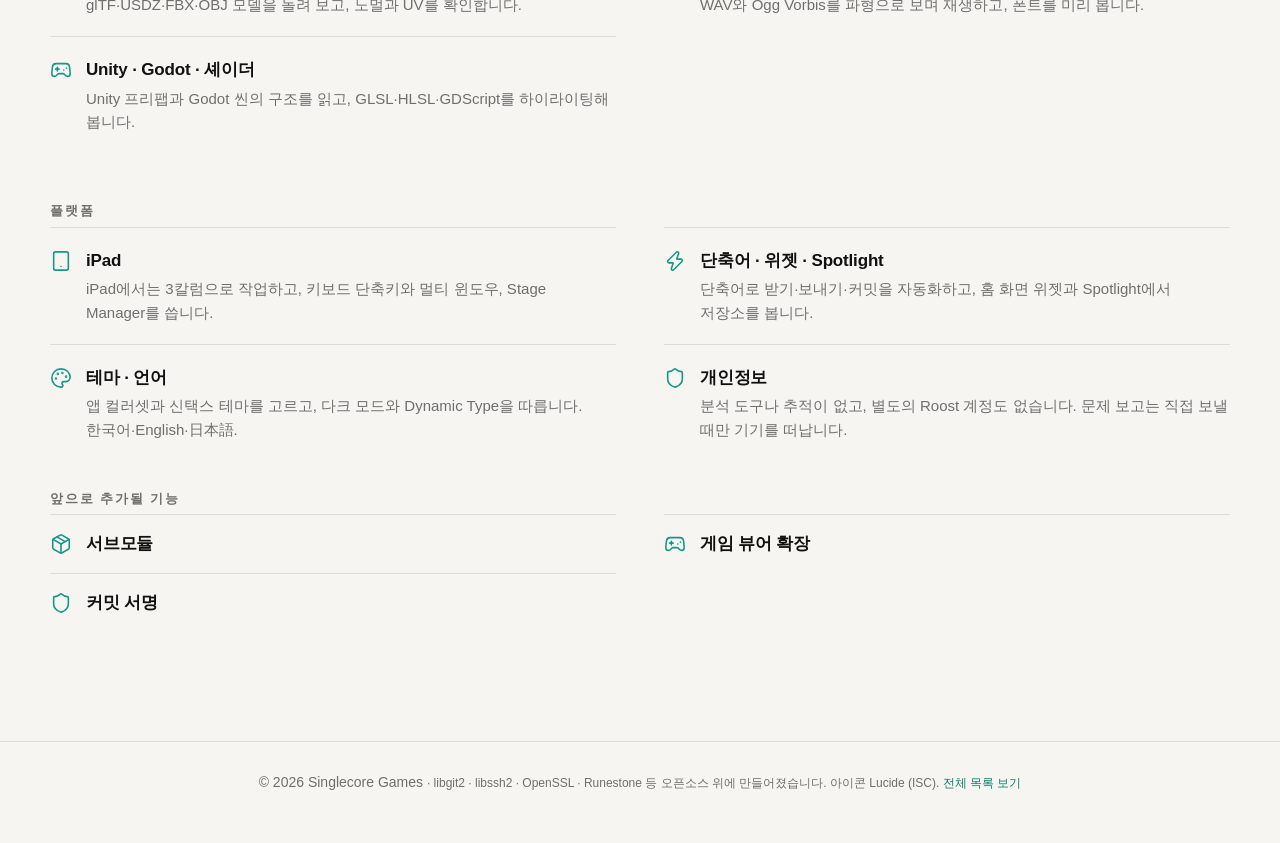
<file: ko/index.html>
<!doctype html>
<html lang="ko">
<head>
<meta charset="utf-8">
<meta name="viewport" content="width=device-width, initial-scale=1">
<title>Roost — iPhone·iPad용 무료 Git 클라이언트</title>
<meta name="description" content="Roost는 iPhone과 iPad에서 클론·커밋·푸시·머지를 끝까지 할 수 있는 무료 네이티브 Git 클라이언트입니다. 파일 앱과 연결되고, 게임 개발 파일 뷰어를 갖췄습니다.">
<link rel="icon" href="../assets/icon.png">
<link rel="stylesheet" href="../assets/site.css">
</head>
<body>
<header class="top">
  <div class="shell nav">
    <a class="brand" href="./"><img src="../assets/icon.png" alt=""> Roost</a>
    <nav class="nav-links">
        <a href="../support.html">지원</a>
        <a href="../privacy.html">개인정보 정책</a>
        <a href="https://github.com/singlecoregames/roost/issues" target=_blank rel=noopener>Issues</a>
        <a href="../">English</a>
    </nav>
  </div>
</header>
<svg xmlns="http://www.w3.org/2000/svg" style="display:none" aria-hidden="true">
<symbol id="i-aseprite" viewBox="0 0 24 24" fill="none" stroke="currentColor" stroke-width="1.75" stroke-linecap="round" stroke-linejoin="round"><title>Aseprite</title><path d="M4.006 0v1.6h15.988V0zm15.988 1.6v1.6h1.6V1.6zm1.6 1.6v14.4h-1.6v1.6H4.006v-1.6h-1.6V3.2H.809v17.6h1.599v1.6h1.599V24h15.988v-1.6h1.6v-1.6h1.598V3.2zm-19.187 0h1.599V1.6h-1.6zm4.796 3.2v6.4h1.6V6.4zm7.995 0v6.4h1.599V6.4z"/></symbol>
<symbol id="i-box" viewBox="0 0 24 24" fill="none" stroke="currentColor" stroke-width="1.75" stroke-linecap="round" stroke-linejoin="round"><path d="M21 8a2 2 0 0 0-1-1.73l-7-4a2 2 0 0 0-2 0l-7 4A2 2 0 0 0 3 8v8a2 2 0 0 0 1 1.73l7 4a2 2 0 0 0 2 0l7-4A2 2 0 0 0 21 16Z" /> <path d="m3.3 7 8.7 5 8.7-5" /> <path d="M12 22V12" /></symbol>
<symbol id="i-chart-line" viewBox="0 0 24 24" fill="none" stroke="currentColor" stroke-width="1.75" stroke-linecap="round" stroke-linejoin="round"><path d="M3 3v16a2 2 0 0 0 2 2h16" /> <path d="m19 9-5 5-4-4-3 3" /></symbol>
<symbol id="i-code" viewBox="0 0 24 24" fill="none" stroke="currentColor" stroke-width="1.75" stroke-linecap="round" stroke-linejoin="round"><path d="m16 18 6-6-6-6" /> <path d="m8 6-6 6 6 6" /></symbol>
<symbol id="i-compass" viewBox="0 0 24 24" fill="none" stroke="currentColor" stroke-width="1.75" stroke-linecap="round" stroke-linejoin="round"><circle cx="12" cy="12" r="10" /> <path d="m16.24 7.76-1.804 5.411a2 2 0 0 1-1.265 1.265L7.76 16.24l1.804-5.411a2 2 0 0 1 1.265-1.265z" /></symbol>
<symbol id="i-folder" viewBox="0 0 24 24" fill="none" stroke="currentColor" stroke-width="1.75" stroke-linecap="round" stroke-linejoin="round"><path d="M20 20a2 2 0 0 0 2-2V8a2 2 0 0 0-2-2h-7.9a2 2 0 0 1-1.69-.9L9.6 3.9A2 2 0 0 0 7.93 3H4a2 2 0 0 0-2 2v13a2 2 0 0 0 2 2Z" /></symbol>
<symbol id="i-gamepad-2" viewBox="0 0 24 24" fill="none" stroke="currentColor" stroke-width="1.75" stroke-linecap="round" stroke-linejoin="round"><line x1="6" x2="10" y1="11" y2="11" /> <line x1="8" x2="8" y1="9" y2="13" /> <line x1="15" x2="15.01" y1="12" y2="12" /> <line x1="18" x2="18.01" y1="10" y2="10" /> <path d="M17.32 5H6.68a4 4 0 0 0-3.978 3.59c-.006.052-.01.101-.017.152C2.604 9.416 2 14.456 2 16a3 3 0 0 0 3 3c1 0 1.5-.5 2-1l1.414-1.414A2 2 0 0 1 9.828 16h4.344a2 2 0 0 1 1.414.586L17 18c.5.5 1 1 2 1a3 3 0 0 0 3-3c0-1.545-.604-6.584-.685-7.258-.007-.05-.011-.1-.017-.151A4 4 0 0 0 17.32 5z" /></symbol>
<symbol id="i-globe" viewBox="0 0 24 24" fill="none" stroke="currentColor" stroke-width="1.75" stroke-linecap="round" stroke-linejoin="round"><circle cx="12" cy="12" r="10" /> <path d="M12 2a14.5 14.5 0 0 0 0 20 14.5 14.5 0 0 0 0-20" /> <path d="M2 12h20" /></symbol>
<symbol id="i-headphones" viewBox="0 0 24 24" fill="none" stroke="currentColor" stroke-width="1.75" stroke-linecap="round" stroke-linejoin="round"><path d="M3 14h3a2 2 0 0 1 2 2v3a2 2 0 0 1-2 2H5a2 2 0 0 1-2-2v-7a9 9 0 0 1 18 0v7a2 2 0 0 1-2 2h-1a2 2 0 0 1-2-2v-3a2 2 0 0 1 2-2h3" /></symbol>
<symbol id="i-image" viewBox="0 0 24 24" fill="none" stroke="currentColor" stroke-width="1.75" stroke-linecap="round" stroke-linejoin="round"><rect width="18" height="18" x="3" y="3" rx="2" ry="2" /> <circle cx="9" cy="9" r="2" /> <path d="m21 15-3.086-3.086a2 2 0 0 0-2.828 0L6 21" /></symbol>
<symbol id="i-key" viewBox="0 0 24 24" fill="none" stroke="currentColor" stroke-width="1.75" stroke-linecap="round" stroke-linejoin="round"><path d="m2 21 9.6-9.6" /> <path d="m7.5 15.5 2.3 2.3a1 1 0 0 1 0 1.4l-2.1 2.1a1 1 0 0 1-1.4 0L4 19" /> <circle cx="15.5" cy="7.5" r="5.5" /></symbol>
<symbol id="i-map" viewBox="0 0 24 24" fill="none" stroke="currentColor" stroke-width="1.75" stroke-linecap="round" stroke-linejoin="round"><path d="M14.106 5.553a2 2 0 0 0 1.788 0l3.659-1.83A1 1 0 0 1 21 4.619v12.764a1 1 0 0 1-.553.894l-4.553 2.277a2 2 0 0 1-1.788 0l-4.212-2.106a2 2 0 0 0-1.788 0l-3.659 1.83A1 1 0 0 1 3 19.381V6.618a1 1 0 0 1 .553-.894l4.553-2.277a2 2 0 0 1 1.788 0z" /> <path d="M15 5.764v15" /> <path d="M9 3.236v15" /></symbol>
<symbol id="i-markdown" viewBox="0 0 24 24" fill="none" stroke="currentColor" stroke-width="1.75" stroke-linecap="round" stroke-linejoin="round"><title>Markdown</title><path d="M22.27 19.385H1.73A1.73 1.73 0 010 17.655V6.345a1.73 1.73 0 011.73-1.73h20.54A1.73 1.73 0 0124 6.345v11.308a1.73 1.73 0 01-1.73 1.731zM5.769 15.923v-4.5l2.308 2.885 2.307-2.885v4.5h2.308V8.078h-2.308l-2.307 2.885-2.308-2.885H3.46v7.847zM21.232 12h-2.309V8.077h-2.307V12h-2.308l3.461 4.039z"/></symbol>
<symbol id="i-package" viewBox="0 0 24 24" fill="none" stroke="currentColor" stroke-width="1.75" stroke-linecap="round" stroke-linejoin="round"><path d="M11 21.73a2 2 0 0 0 2 0l7-4A2 2 0 0 0 21 16V8a2 2 0 0 0-1-1.73l-7-4a2 2 0 0 0-2 0l-7 4A2 2 0 0 0 3 8v8a2 2 0 0 0 1 1.73z" /> <path d="M12 22V12" /> <polyline points="3.29 7 12 12 20.71 7" /> <path d="m7.5 4.27 9 5.15" /></symbol>
<symbol id="i-palette" viewBox="0 0 24 24" fill="none" stroke="currentColor" stroke-width="1.75" stroke-linecap="round" stroke-linejoin="round"><path d="M12 22a1 1 0 0 1 0-20 10 9 0 0 1 10 9 5 5 0 0 1-5 5h-2.25a1.75 1.75 0 0 0-1.4 2.8l.3.4a1.75 1.75 0 0 1-1.4 2.8z" /> <circle cx="13.5" cy="6.5" r=".5" fill="currentColor" /> <circle cx="17.5" cy="10.5" r=".5" fill="currentColor" /> <circle cx="6.5" cy="12.5" r=".5" fill="currentColor" /> <circle cx="8.5" cy="7.5" r=".5" fill="currentColor" /></symbol>
<symbol id="i-puzzle" viewBox="0 0 24 24" fill="none" stroke="currentColor" stroke-width="1.75" stroke-linecap="round" stroke-linejoin="round"><path d="M15.39 4.39a1 1 0 0 0 1.68-.474 2.5 2.5 0 1 1 3.014 3.015 1 1 0 0 0-.474 1.68l1.683 1.682a2.414 2.414 0 0 1 0 3.414L19.61 15.39a1 1 0 0 1-1.68-.474 2.5 2.5 0 1 0-3.014 3.015 1 1 0 0 1 .474 1.68l-1.683 1.682a2.414 2.414 0 0 1-3.414 0L8.61 19.61a1 1 0 0 0-1.68.474 2.5 2.5 0 1 1-3.014-3.015 1 1 0 0 0 .474-1.68l-1.683-1.682a2.414 2.414 0 0 1 0-3.414L4.39 8.61a1 1 0 0 1 1.68.474 2.5 2.5 0 1 0 3.014-3.015 1 1 0 0 1-.474-1.68l1.683-1.682a2.414 2.414 0 0 1 3.414 0z" /></symbol>
<symbol id="i-shield" viewBox="0 0 24 24" fill="none" stroke="currentColor" stroke-width="1.75" stroke-linecap="round" stroke-linejoin="round"><path d="M20 13c0 5-3.5 7.5-7.66 8.95a1 1 0 0 1-.67-.01C7.5 20.5 4 18 4 13V6a1 1 0 0 1 1-1c2 0 4.5-1.2 6.24-2.72a1.17 1.17 0 0 1 1.52 0C14.51 3.81 17 5 19 5a1 1 0 0 1 1 1z" /></symbol>
<symbol id="i-tablet" viewBox="0 0 24 24" fill="none" stroke="currentColor" stroke-width="1.75" stroke-linecap="round" stroke-linejoin="round"><rect width="16" height="20" x="4" y="2" rx="2" ry="2"/><line x1="12" x2="12.01" y1="18" y2="18"/></symbol>
<symbol id="i-tag" viewBox="0 0 24 24" fill="none" stroke="currentColor" stroke-width="1.75" stroke-linecap="round" stroke-linejoin="round"><path d="M12.586 2.586A2 2 0 0 0 11.172 2H4a2 2 0 0 0-2 2v7.172a2 2 0 0 0 .586 1.414l8.704 8.704a2.426 2.426 0 0 0 3.42 0l6.58-6.58a2.426 2.426 0 0 0 0-3.42z" /> <circle cx="7.5" cy="7.5" r=".5" fill="currentColor" /></symbol>
<symbol id="i-terminal" viewBox="0 0 24 24" fill="none" stroke="currentColor" stroke-width="1.75" stroke-linecap="round" stroke-linejoin="round"><path d="M12 19h8" /> <path d="m4 17 6-6-6-6" /></symbol>
<symbol id="i-zap" viewBox="0 0 24 24" fill="none" stroke="currentColor" stroke-width="1.75" stroke-linecap="round" stroke-linejoin="round"><path d="M15.914 4a1.5 1.5 0 00-2.474-1.561l-9 9A1.5 1.5 0 005.5 14h4.002a.5.5 0 01.471.666L8.086 20a1.5 1.5 0 002.475 1.56l9-9A1.5 1.5 0 0018.5 10h-3.997a.5.5 0 01-.472-.667z" /></symbol>
</svg>
<main>
  <section class="hero shell">
    <h1 class="lead">iOS에서 Git의 모든 기능을, 무료로.</h1>
    <div class="cta-row">
      <!-- TODO(REL-05): 공개 링크가 나오면 button을 <a class="btn primary" href="https://testflight.apple.com/join/XXXXXXXX">로 바꾸고 dialog를 지운다 -->
      <button class="btn primary" type="button" data-beta-cta>TestFlight 베타 참여</button>
      <dialog class="beta-dialog" id="beta-dialog">
        <form method="dialog">
          <h3>TestFlight 베타</h3>
          <p>공개 링크를 아직 준비하고 있습니다. 조금만 기다려 주세요.</p>
          <button class="btn primary" type="submit" autofocus>닫기</button>
        </form>
      </dialog>
      <!-- 스크린샷 확대 보기 — 뷰어 타일·파일 앱 쌍을 누르면 연다 [2026-09-15] -->
      <dialog class="lightbox" id="lightbox" aria-label="스크린샷 크게 보기">
        <button type="button" class="lightbox-close" data-lightbox-close aria-label="닫기">×</button>
        <img id="lightbox-img" alt="" width="603" height="1311">
        <p id="lightbox-cap"></p>
      </dialog>
      <a class="btn" href="#features">Features</a>
    </div>
  </section>

  <section class="screens" id="screens">
    <div class="shell">
    <div class="gallery" data-lang="ko" data-prefix="../">
      <div class="gallery-main">
        <div class="device"><img id="gallery-img" src="../screenshots/ko-light/01-repo-list.png" alt="저장소 목록" width="603" height="1311"></div>
        <div class="gallery-caption" id="gallery-caption">저장소 목록</div>
        <div class="shots-toggle" role="group" aria-label="스크린샷 외관">
          <button type="button" data-mode="light">라이트</button><button type="button" data-mode="dark">다크</button>
        </div>
      </div>
      <div class="thumbs">
        <button class="thumb active" type="button" data-shot="01-repo-list" aria-label="저장소 목록"><img src="../screenshots/ko-light/thumbs/01-repo-list.png" alt="" width="212" height="212" loading="lazy"><span>저장소 목록</span></button>
        <button class="thumb" type="button" data-shot="02-files" aria-label="파일 탭"><img src="../screenshots/ko-light/thumbs/02-files.png" alt="" width="212" height="212" loading="lazy"><span>파일 탭</span></button>
        <button class="thumb" type="button" data-shot="22-changes" aria-label="변경 사항"><img src="../screenshots/ko-light/thumbs/22-changes.png" alt="" width="212" height="212" loading="lazy"><span>변경 사항</span></button>
        <button class="thumb" type="button" data-shot="04-history-graph" aria-label="히스토리 그래프"><img src="../screenshots/ko-light/thumbs/04-history-graph.png" alt="" width="212" height="212" loading="lazy"><span>히스토리 그래프</span></button>
        <button class="thumb" type="button" data-shot="03-changes-commit" aria-label="커밋"><img src="../screenshots/ko-light/thumbs/03-changes-commit.png" alt="" width="212" height="212" loading="lazy"><span>커밋</span></button>
        <button class="thumb" type="button" data-shot="21-commit-detail" aria-label="커밋 상세"><img src="../screenshots/ko-light/thumbs/21-commit-detail.png" alt="" width="212" height="212" loading="lazy"><span>커밋 상세</span></button>
        <button class="thumb" type="button" data-shot="05-diff-split" aria-label="분할 diff"><img src="../screenshots/ko-light/thumbs/05-diff-split.png" alt="" width="212" height="212" loading="lazy"><span>분할 diff</span></button>
        <button class="thumb" type="button" data-shot="07-branches" aria-label="브랜치"><img src="../screenshots/ko-light/thumbs/07-branches.png" alt="" width="212" height="212" loading="lazy"><span>브랜치</span></button>
        <button class="thumb" type="button" data-shot="06-merge-editor" aria-label="머지 에디터"><img src="../screenshots/ko-light/thumbs/06-merge-editor.png" alt="" width="212" height="212" loading="lazy"><span>머지 에디터</span></button>
        <button class="thumb" type="button" data-shot="23-stash" aria-label="스태시"><img src="../screenshots/ko-light/thumbs/23-stash.png" alt="" width="212" height="212" loading="lazy"><span>스태시</span></button>
      </div>
    </div>
      <p class="small beta-note" id="beta">베타 빌드입니다. 유일한 사본인 저장소는 넣지 마세요. 앱은 아무것도 수집하지 않고, 문제 보고 번들에도 저장소 이름·경로·내용은 들어가지 않습니다. <a href="../privacy.html">개인정보 정책</a></p>
    </div>
  </section>

  <section class="feature" id="files-app">
    <div class="shell grid">
      <div class="copy">
        <div class="eyebrow">파일 앱</div>
        <h2>다른 앱과 함께 사용</h2>
        <p>Files 앱을 통해 파일을 편집하고 Roost에서 변경 내용을 커밋합니다. 저장소가 파일 앱에 폴더로 나타나므로 어떤 편집기든 그대로 씁니다.</p>
        <div class="meta">파일 앱 · 외부 변경 자동 감지 · 어떤 편집기든</div>
      </div>
      <div class="visual"><div class="pair linked"><button type="button" class="zoom" data-zoom aria-label="다른 앱과 함께 사용"><img class="phone" src="../screenshots/ko-light/02-files.png" data-shot-src="../screenshots/ko-{mode}/02-files.png" alt="다른 앱과 함께 사용" width="603" height="1311"></button><span class="link-mark" aria-hidden="true"><svg viewBox="0 0 24 24" fill="none" stroke="currentColor" stroke-width="2" stroke-linecap="round" stroke-linejoin="round"><path d="M3 12a9 9 0 0 1 9-9 9.75 9.75 0 0 1 6.74 2.74L21 8"/><path d="M21 3v5h-5"/><path d="M21 12a9 9 0 0 1-9 9 9.75 9.75 0 0 1-6.74-2.74L3 16"/><path d="M3 21v-5h5"/></svg></span><button type="button" class="zoom" data-zoom aria-label="같은 폴더를 연 iOS 파일 앱"><img class="phone" src="../screenshots/ko-light/10-files-app.png" data-shot-src="../screenshots/ko-{mode}/10-files-app.png" alt="같은 폴더를 연 iOS 파일 앱" width="603" height="1311"></button></div></div>
    </div>
  </section>
  <section class="feature viewers" id="viewers">
    <div class="shell">
      <div class="copy narrow center">
        <div class="eyebrow">뷰어</div>
        <h2>파일을 한 곳에서 편하게</h2>
        <p>코드와 마크다운, Aseprite와 이미지, 3D 모델과 오디오, Godot 씬, HTML 페이지, PDF, JSON, CSV 표, 폰트를 앱을 옮겨 다니지 않고 저장소 안에서 봅니다. zip 목록도 열리고, Roost가 그리지 못하는 형식은 빠른 보기로 봅니다.</p>
      </div>
      <div class="tiles">
        <figure class="tile"><button type="button" class="zoom" data-zoom aria-label="코드"><img src="../screenshots/ko-light/11-viewer-code.png" data-shot-src="../screenshots/ko-{mode}/11-viewer-code.png" alt="코드" width="603" height="1311" loading="lazy"></button><figcaption>코드</figcaption></figure>
        <figure class="tile"><button type="button" class="zoom" data-zoom aria-label="마크다운"><img src="../screenshots/ko-light/12-viewer-markdown.png" data-shot-src="../screenshots/ko-{mode}/12-viewer-markdown.png" alt="마크다운" width="603" height="1311" loading="lazy"></button><figcaption>마크다운</figcaption></figure>
        <figure class="tile"><button type="button" class="zoom" data-zoom aria-label="Aseprite"><img src="../screenshots/ko-light/08-viewers.png" data-shot-src="../screenshots/ko-{mode}/08-viewers.png" alt="Aseprite" width="603" height="1311" loading="lazy"></button><figcaption>Aseprite</figcaption></figure>
        <figure class="tile"><button type="button" class="zoom" data-zoom aria-label="이미지 · 텍스처"><img src="../screenshots/ko-light/13-viewer-image.png" data-shot-src="../screenshots/ko-{mode}/13-viewer-image.png" alt="이미지 · 텍스처" width="603" height="1311" loading="lazy"></button><figcaption>이미지 · 텍스처</figcaption></figure>
        <figure class="tile"><button type="button" class="zoom" data-zoom aria-label="3D 모델"><img src="../screenshots/ko-light/09-viewers-fbx.png" data-shot-src="../screenshots/ko-{mode}/09-viewers-fbx.png" alt="3D 모델" width="603" height="1311" loading="lazy"></button><figcaption>3D 모델</figcaption></figure>
        <figure class="tile"><button type="button" class="zoom" data-zoom aria-label="오디오"><img src="../screenshots/ko-light/14-viewer-audio.png" data-shot-src="../screenshots/ko-{mode}/14-viewer-audio.png" alt="오디오" width="603" height="1311" loading="lazy"></button><figcaption>오디오</figcaption></figure>
        <figure class="tile"><button type="button" class="zoom" data-zoom aria-label="Godot 씬"><img src="../screenshots/ko-light/15-viewer-scene.png" data-shot-src="../screenshots/ko-{mode}/15-viewer-scene.png" alt="Godot 씬" width="603" height="1311" loading="lazy"></button><figcaption>Godot 씬</figcaption></figure>
        <figure class="tile"><button type="button" class="zoom" data-zoom aria-label="HTML"><img src="../screenshots/ko-light/16-viewer-html.png" data-shot-src="../screenshots/ko-{mode}/16-viewer-html.png" alt="HTML" width="603" height="1311" loading="lazy"></button><figcaption>HTML</figcaption></figure>
        <figure class="tile"><button type="button" class="zoom" data-zoom aria-label="PDF"><img src="../screenshots/ko-light/17-viewer-pdf.png" data-shot-src="../screenshots/ko-{mode}/17-viewer-pdf.png" alt="PDF" width="603" height="1311" loading="lazy"></button><figcaption>PDF</figcaption></figure>
        <figure class="tile"><button type="button" class="zoom" data-zoom aria-label="JSON"><img src="../screenshots/ko-light/18-viewer-json.png" data-shot-src="../screenshots/ko-{mode}/18-viewer-json.png" alt="JSON" width="603" height="1311" loading="lazy"></button><figcaption>JSON</figcaption></figure>
        <figure class="tile"><button type="button" class="zoom" data-zoom aria-label="CSV 표"><img src="../screenshots/ko-light/19-viewer-table.png" data-shot-src="../screenshots/ko-{mode}/19-viewer-table.png" alt="CSV 표" width="603" height="1311" loading="lazy"></button><figcaption>CSV 표</figcaption></figure>
        <figure class="tile"><button type="button" class="zoom" data-zoom aria-label="폰트"><img src="../screenshots/ko-light/20-viewer-font.png" data-shot-src="../screenshots/ko-{mode}/20-viewer-font.png" alt="폰트" width="603" height="1311" loading="lazy"></button><figcaption>폰트</figcaption></figure>
      </div>
    </div>
  </section>

  <section class="feature" id="features">
    <div class="shell">
      <div class="sec-head"><div class="eyebrow">Features</div></div>
      <h3 class="group">Git</h3>
      <ul class="features">
        <li><svg class="ic"><use href="#i-key"/></svg><div><b>HTTPS 토큰 · SSH 키</b><p>GitHub·GitLab 로그인이나 개인 액세스 토큰으로 접속하고, SSH 키는 기기 안 Secure Enclave에 둘 수 있습니다.</p></div></li>
        <li><svg class="ic"><use href="#i-globe"/></svg><div><b>저장소 목록에서 클론</b><p>GitHub·GitLab·Bitbucket·Gitea 계정의 저장소 목록에서 골라 클론합니다. 큰 저장소는 얕게 받을 수 있습니다.</p></div></li>
        <li><svg class="ic"><use href="#i-tag"/></svg><div><b>브랜치 · 태그 · 스태시</b><p>브랜치를 만들고 옮기고, 태그를 푸시하고, 작업 중인 변경을 스태시에 넣었다 꺼냅니다.</p></div></li>
        <li><svg class="ic"><use href="#i-puzzle"/></svg><div><b>머지 · 리베이스 · 충돌 해결</b><p>충돌은 전용 에디터에서 구간마다 어느 쪽을 쓸지 고르거나 직접 고쳐 해결합니다.</p></div></li>
        <li><svg class="ic"><use href="#i-chart-line"/></svg><div><b>히스토리 그래프</b><p>커밋 히스토리에서 브랜치·머지·태그를 그래프로 보고, 파일 하나의 이력도 따라갑니다.</p></div></li>
        <li><svg class="ic"><use href="#i-code"/></svg><div><b>diff</b><p>변경 내용을 한 줄로 이어 보거나 좌우로 나눠 보고, 이미지는 전후를 겹쳐 비교합니다.</p></div></li>
      </ul>
      <h3 class="group">보기 · 편집</h3>
      <ul class="features">
        <li><svg class="ic"><use href="#i-terminal"/></svg><div><b>코드 뷰어 · 편집기</b><p>20개 넘는 언어의 코드를 하이라이팅해 보고 편집합니다. 밖에서 바뀐 파일은 자동으로 다시 불러옵니다.</p></div></li>
        <li><svg class="ic"><use href="#i-markdown"/></svg><div><b>마크다운</b><p>마크다운을 렌더해 읽고, 할 일 체크박스는 탭으로 바로 표시합니다.</p></div></li>
        <li><svg class="ic"><use href="#i-compass"/></svg><div><b>저장소 검색 · 심볼</b><p>파일 이름과 내용을 검색하고, 함수와 타입 선언으로 바로 이동합니다.</p></div></li>
        <li><svg class="ic"><use href="#i-folder"/></svg><div><b>파일 앱 통합</b><p>저장소가 iOS 파일 앱에 폴더로 나타납니다. 파일 앱을 지원하는 앱에서 편집한 뒤 Roost에서 커밋합니다.</p></div></li>
        <li><svg class="ic"><use href="#i-map"/></svg><div><b>외부 폴더 연결</b><p>Logseq 같은 다른 앱의 폴더를 저장소로 연결하고 그 자리에서 커밋합니다.</p></div></li>
      </ul>
      <h3 class="group">게임 개발 파일</h3>
      <ul class="features">
        <li><svg class="ic"><use href="#i-aseprite"/></svg><div><b>Aseprite</b><p>Aseprite 파일을 애니메이션 재생, 레이어, 태그와 함께 미리 봅니다.</p></div></li>
        <li><svg class="ic"><use href="#i-image"/></svg><div><b>이미지 · 텍스처</b><p>PSD·TGA·DDS·KTX2·EXR 같은 텍스처를 열어 보고, 채널별로 확인합니다.</p></div></li>
        <li><svg class="ic"><use href="#i-box"/></svg><div><b>3D 모델</b><p>glTF·USDZ·FBX·OBJ 모델을 돌려 보고, 노멀과 UV를 확인합니다.</p></div></li>
        <li><svg class="ic"><use href="#i-headphones"/></svg><div><b>오디오 · 폰트</b><p>WAV와 Ogg Vorbis를 파형으로 보며 재생하고, 폰트를 미리 봅니다.</p></div></li>
        <li><svg class="ic"><use href="#i-gamepad-2"/></svg><div><b>Unity · Godot · 셰이더</b><p>Unity 프리팹과 Godot 씬의 구조를 읽고, GLSL·HLSL·GDScript를 하이라이팅해 봅니다.</p></div></li>
      </ul>
      <h3 class="group">플랫폼</h3>
      <ul class="features">
        <li><svg class="ic"><use href="#i-tablet"/></svg><div><b>iPad</b><p>iPad에서는 3칼럼으로 작업하고, 키보드 단축키와 멀티 윈도우, Stage Manager를 씁니다.</p></div></li>
        <li><svg class="ic"><use href="#i-zap"/></svg><div><b>단축어 · 위젯 · Spotlight</b><p>단축어로 받기·보내기·커밋을 자동화하고, 홈 화면 위젯과 Spotlight에서 저장소를 봅니다.</p></div></li>
        <li><svg class="ic"><use href="#i-palette"/></svg><div><b>테마 · 언어</b><p>앱 컬러셋과 신택스 테마를 고르고, 다크 모드와 Dynamic Type을 따릅니다. 한국어·English·日本語.</p></div></li>
        <li><svg class="ic"><use href="#i-shield"/></svg><div><b>개인정보</b><p>분석 도구나 추적이 없고, 별도의 Roost 계정도 없습니다. 문제 보고는 직접 보낼 때만 기기를 떠납니다.</p></div></li>
      </ul>
      <div class="roadmap-wrap">
        <h3 class="group">앞으로 추가될 기능</h3>
      <ul class="features roadmap">
        <li><svg class="ic"><use href="#i-package"/></svg><div><b>서브모듈</b></div></li>
        <li><svg class="ic"><use href="#i-gamepad-2"/></svg><div><b>게임 뷰어 확장</b></div></li>
        <li><svg class="ic"><use href="#i-shield"/></svg><div><b>커밋 서명</b></div></li>
      </ul>
      </div>
    </div>
  </section>
</main>

<footer>
  <div class="shell footer-center">© 2026 Singlecore Games <span class="oss">· libgit2 · libssh2 · OpenSSL · Runestone 등 오픈소스 위에 만들어졌습니다. 아이콘 Lucide (ISC). <a href="https://github.com/singlecoregames/roost/blob/main/OPEN-SOURCE.md" target="_blank" rel="noopener">전체 목록 보기</a></span></div>
</footer>
<script>
(function () {
  var root = document.documentElement;
  var stored = null;
  try { stored = localStorage.getItem("roost-shots"); } catch (e) {}
  var mode = stored || (window.matchMedia("(prefers-color-scheme: dark)").matches ? "dark" : "light");
  function apply() {
    root.setAttribute("data-shots", mode);
    document.querySelectorAll("[data-shot-src]").forEach(function (img) {
      img.src = img.getAttribute("data-shot-src").replace("{mode}", mode);
    });
    document.querySelectorAll(".shots-toggle button").forEach(function (b) {
      b.classList.toggle("active", b.getAttribute("data-mode") === mode);
      b.setAttribute("aria-pressed", b.getAttribute("data-mode") === mode ? "true" : "false");
    });
    var g = document.querySelector(".gallery");
    if (g) select(g.querySelector(".thumb.active"), true);
  }
  function select(btn, keep) {
    var g = document.querySelector(".gallery");
    if (!g || !btn) return;
    var name = btn.getAttribute("data-shot");
    var src = g.getAttribute("data-prefix") + "screenshots/" + g.getAttribute("data-lang") + "-" + mode + "/" + name + ".png";
    var img = document.getElementById("gallery-img");
    img.src = src;
    img.alt = btn.getAttribute("aria-label");
    document.getElementById("gallery-caption").textContent = btn.getAttribute("aria-label");
    g.querySelectorAll(".thumb").forEach(function (t) { t.classList.toggle("active", t === btn); });
    g.querySelectorAll(".thumb img").forEach(function (t) {
      t.src = g.getAttribute("data-prefix") + "screenshots/" + g.getAttribute("data-lang") + "-" + mode + "/thumbs/" + t.parentNode.getAttribute("data-shot") + ".png";
    });
  }
  document.addEventListener("click", function (e) {
    var t = e.target.closest(".shots-toggle button");
    if (t) { mode = t.getAttribute("data-mode"); try { localStorage.setItem("roost-shots", mode); } catch (x) {} apply(); return; }
    var th = e.target.closest(".thumb");
    if (th) select(th);
    if (e.target.closest("[data-beta-cta]")) { var d = document.getElementById("beta-dialog"); if (d && d.showModal) d.showModal(); }
    var z = e.target.closest("[data-zoom]");
    var lb = document.getElementById("lightbox");
    if (z && lb && lb.showModal) {
      var img = z.querySelector("img");
      document.getElementById("lightbox-img").src = img.currentSrc || img.src;
      document.getElementById("lightbox-img").alt = img.alt;
      document.getElementById("lightbox-cap").textContent = z.getAttribute("aria-label") || img.alt;
      lb.showModal();
    }
    if (lb && lb.open && !z && e.target.closest("#lightbox") === lb) lb.close();
  });
  apply();
})();
</script>
</body>
</html>
</file>
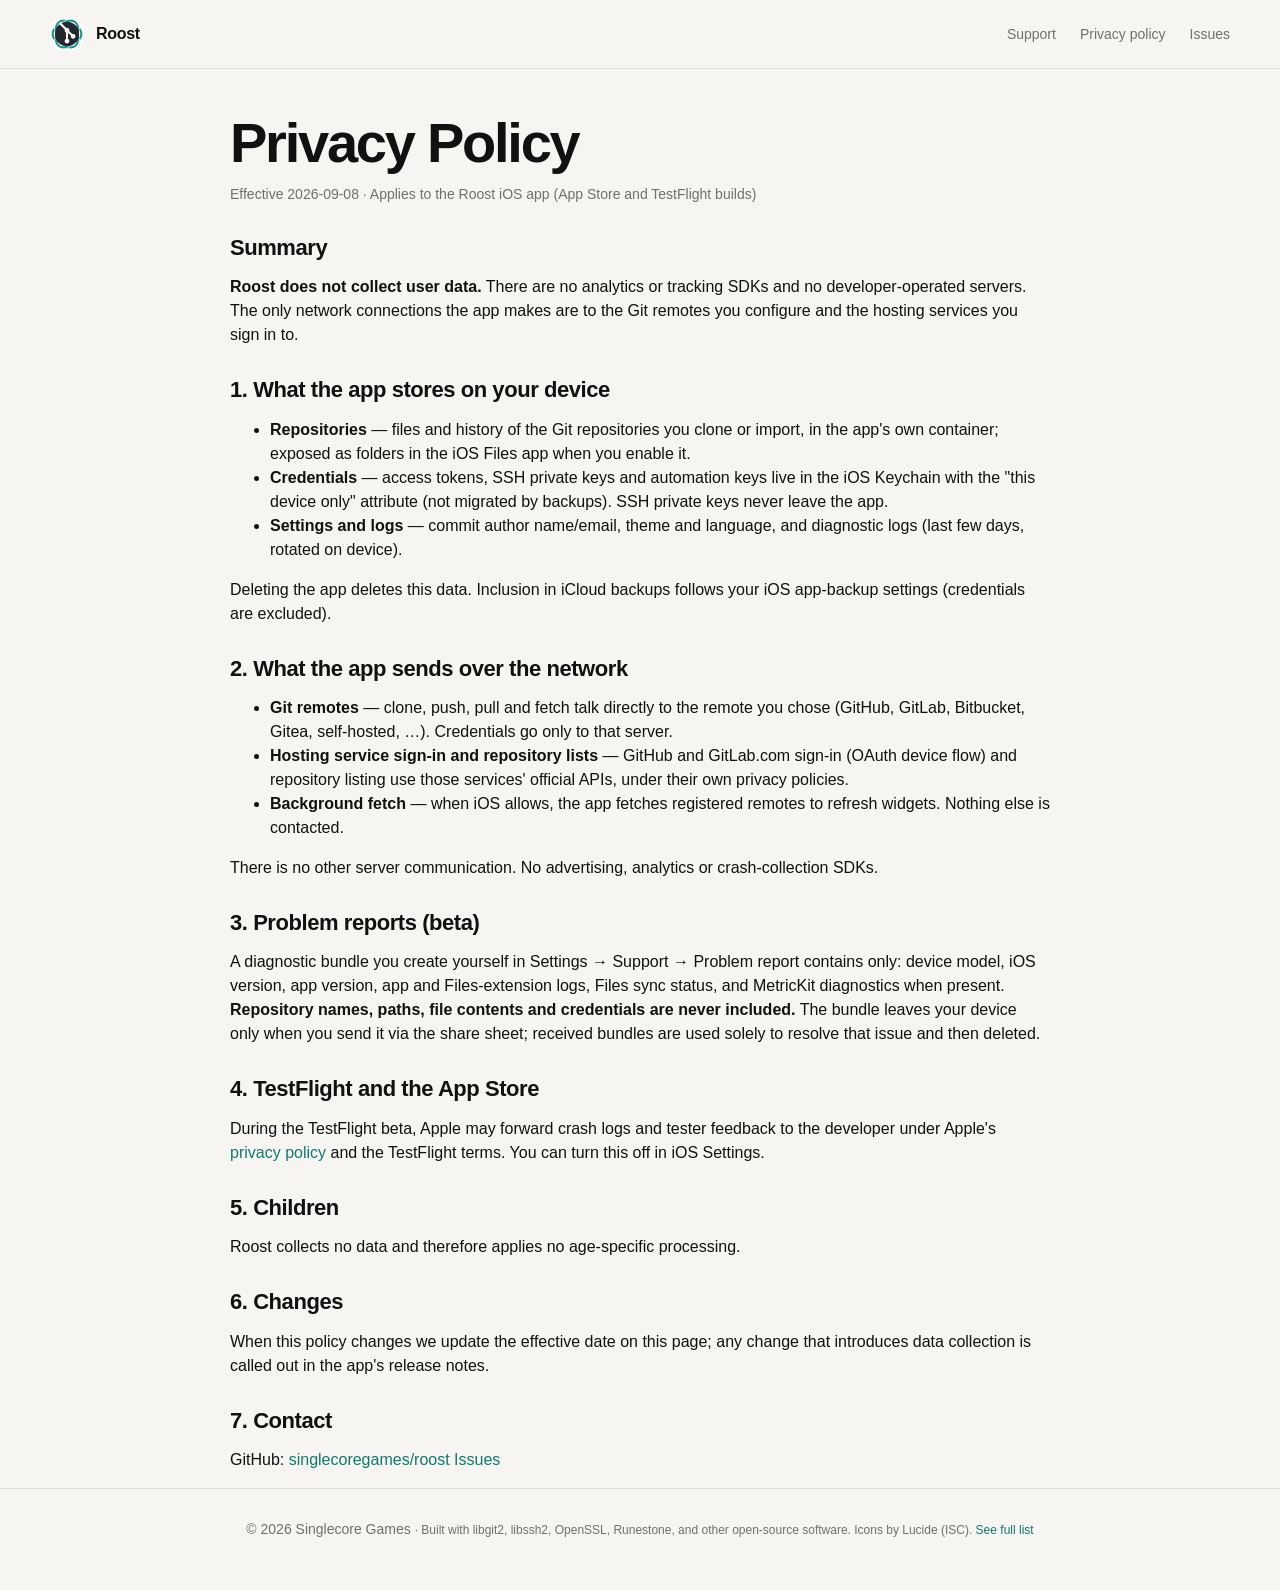
<file: privacy.html>
<!doctype html>
<html lang="en">
<head>
<meta charset="utf-8">
<meta name="viewport" content="width=device-width, initial-scale=1">
<title>Roost Privacy Policy</title>
<meta name="description" content="Roost collects no user data. What the app stores on your device and what it sends over the network.">
<link rel="icon" href="assets/icon.png">
<link rel="stylesheet" href="assets/site.css">
</head>
<body>
<header class="top">
  <div class="shell nav">
    <a class="brand" href="./"><img src="assets/icon.png" alt=""> Roost</a>
    <nav class="nav-links">
        <a href="support.html">Support</a>
        <a href="privacy.html">Privacy policy</a>
        <a href="https://github.com/singlecoregames/roost/issues" target=_blank rel=noopener>Issues</a>
        
    </nav>
  </div>
</header>

<main class="wrap">
<article class="doc">
<h1>Privacy Policy</h1>
<p class="meta">Effective 2026-09-08 · Applies to the Roost iOS app (App Store and TestFlight builds)</p>

<h2>Summary</h2>
<p><strong>Roost does not collect user data.</strong> There are no analytics or tracking SDKs and no developer-operated servers. The only network connections the app makes are to the Git remotes you configure and the hosting services you sign in to.</p>

<h2>1. What the app stores on your device</h2>
<ul>
  <li><strong>Repositories</strong> — files and history of the Git repositories you clone or import, in the app's own container; exposed as folders in the iOS Files app when you enable it.</li>
  <li><strong>Credentials</strong> — access tokens, SSH private keys and automation keys live in the iOS Keychain with the "this device only" attribute (not migrated by backups). SSH private keys never leave the app.</li>
  <li><strong>Settings and logs</strong> — commit author name/email, theme and language, and diagnostic logs (last few days, rotated on device).</li>
</ul>
<p>Deleting the app deletes this data. Inclusion in iCloud backups follows your iOS app-backup settings (credentials are excluded).</p>

<h2>2. What the app sends over the network</h2>
<ul>
  <li><strong>Git remotes</strong> — clone, push, pull and fetch talk directly to the remote you chose (GitHub, GitLab, Bitbucket, Gitea, self-hosted, …). Credentials go only to that server.</li>
  <li><strong>Hosting service sign-in and repository lists</strong> — GitHub and GitLab.com sign-in (OAuth device flow) and repository listing use those services' official APIs, under their own privacy policies.</li>
  <li><strong>Background fetch</strong> — when iOS allows, the app fetches registered remotes to refresh widgets. Nothing else is contacted.</li>
</ul>
<p>There is no other server communication. No advertising, analytics or crash-collection SDKs.</p>

<h2>3. Problem reports (beta)</h2>
<p>A diagnostic bundle you create yourself in Settings → Support → Problem report contains only: device model, iOS version, app version, app and Files-extension logs, Files sync status, and MetricKit diagnostics when present. <strong>Repository names, paths, file contents and credentials are never included.</strong> The bundle leaves your device only when you send it via the share sheet; received bundles are used solely to resolve that issue and then deleted.</p>

<h2>4. TestFlight and the App Store</h2>
<p>During the TestFlight beta, Apple may forward crash logs and tester feedback to the developer under Apple's <a href="https://www.apple.com/legal/privacy/">privacy policy</a> and the TestFlight terms. You can turn this off in iOS Settings.</p>

<h2>5. Children</h2>
<p>Roost collects no data and therefore applies no age-specific processing.</p>

<h2>6. Changes</h2>
<p>When this policy changes we update the effective date on this page; any change that introduces data collection is called out in the app's release notes.</p>

<h2>7. Contact</h2>
<p>GitHub: <a href="https://github.com/singlecoregames/roost/issues">singlecoregames/roost Issues</a></p>
</article>
</main>

<footer>
  <div class="shell footer-center">© 2026 Singlecore Games <span class="oss">· Built with libgit2, libssh2, OpenSSL, Runestone, and other open-source software. Icons by Lucide (ISC). <a href="https://github.com/singlecoregames/roost/blob/main/OPEN-SOURCE.md" target="_blank" rel="noopener">See full list</a></span></div>
</footer>
</body>
</html>
</file>
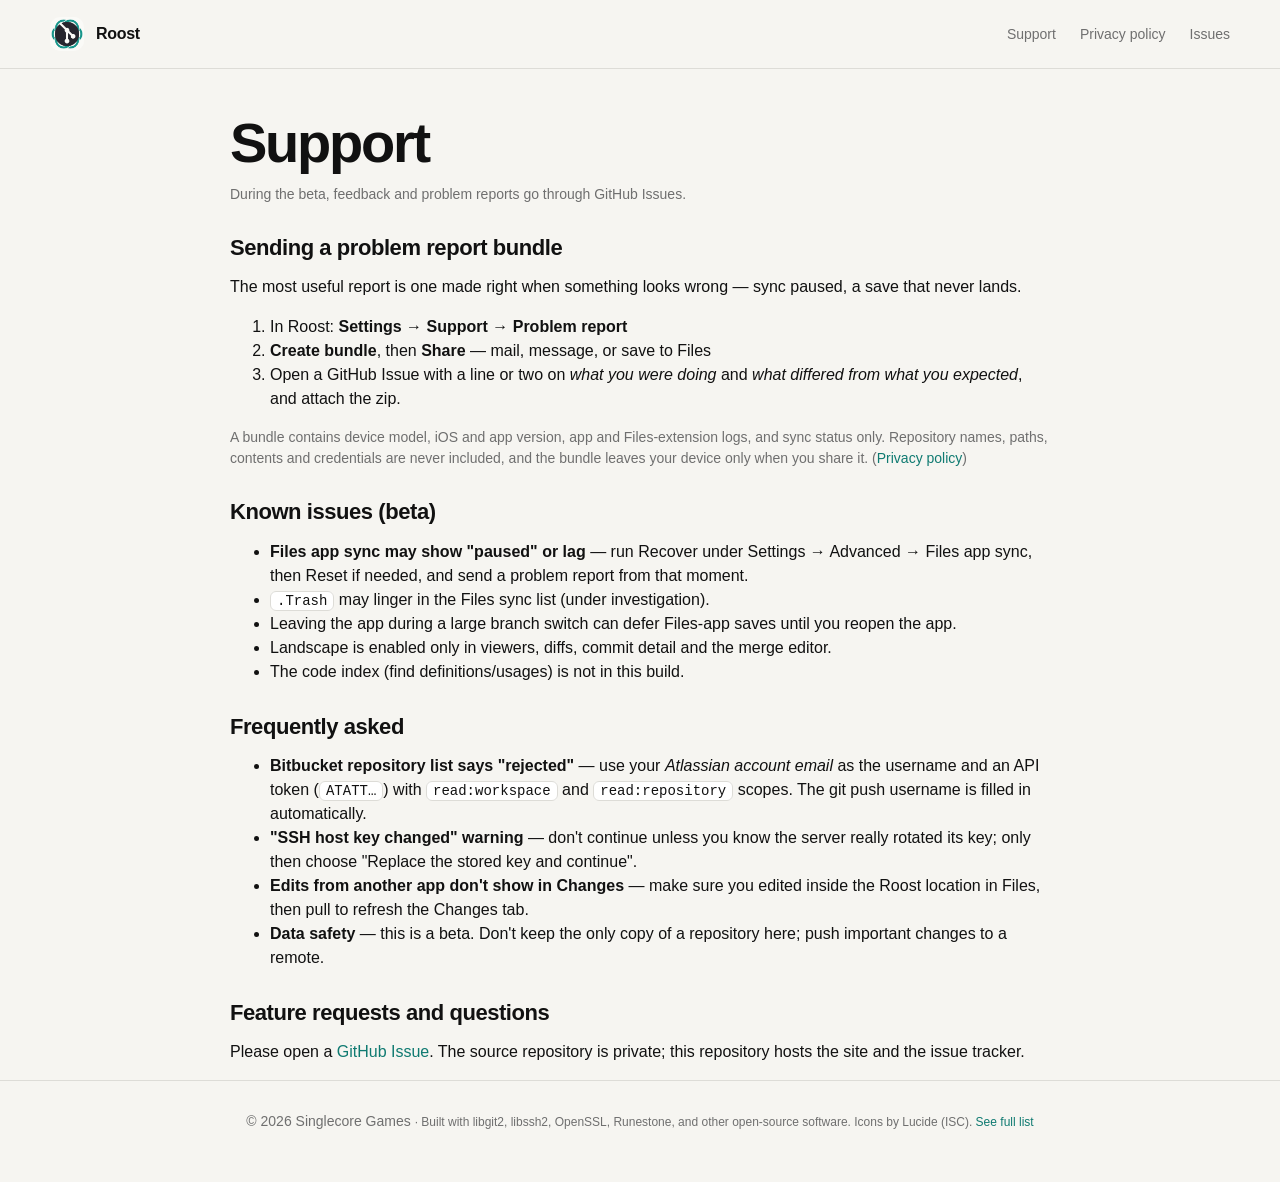
<file: support.html>
<!doctype html>
<html lang="en">
<head>
<meta charset="utf-8">
<meta name="viewport" content="width=device-width, initial-scale=1">
<title>Roost Support</title>
<meta name="description" content="Support and problem reports for the Roost beta.">
<link rel="icon" href="assets/icon.png">
<link rel="stylesheet" href="assets/site.css">
</head>
<body>
<header class="top">
  <div class="shell nav">
    <a class="brand" href="./"><img src="assets/icon.png" alt=""> Roost</a>
    <nav class="nav-links">
        <a href="support.html">Support</a>
        <a href="privacy.html">Privacy policy</a>
        <a href="https://github.com/singlecoregames/roost/issues" target=_blank rel=noopener>Issues</a>
        
    </nav>
  </div>
</header>

<main class="wrap">
<article class="doc">
<h1>Support</h1>
<p class="meta">During the beta, feedback and problem reports go through GitHub Issues.</p>

<h2>Sending a problem report bundle</h2>
<p>The most useful report is one made right when something looks wrong — sync paused, a save that never lands.</p>
<ol>
  <li>In Roost: <strong>Settings → Support → Problem report</strong></li>
  <li><strong>Create bundle</strong>, then <strong>Share</strong> — mail, message, or save to Files</li>
  <li>Open a <a href="https://github.com/singlecoregames/roost/issues/new">GitHub Issue</a> with a line or two on <em>what you were doing</em> and <em>what differed from what you expected</em>, and attach the zip.</li>
</ol>
<p class="note">A bundle contains device model, iOS and app version, app and Files-extension logs, and sync status only. Repository names, paths, contents and credentials are never included, and the bundle leaves your device only when you share it. (<a href="privacy.html">Privacy policy</a>)</p>

<h2>Known issues (beta)</h2>
<ul>
  <li><strong>Files app sync may show "paused" or lag</strong> — run Recover under Settings → Advanced → Files app sync, then Reset if needed, and send a problem report from that moment.</li>
  <li><code>.Trash</code> may linger in the Files sync list (under investigation).</li>
  <li>Leaving the app during a large branch switch can defer Files-app saves until you reopen the app.</li>
  <li>Landscape is enabled only in viewers, diffs, commit detail and the merge editor.</li>
  <li>The code index (find definitions/usages) is not in this build.</li>
</ul>

<h2>Frequently asked</h2>
<ul>
  <li><strong>Bitbucket repository list says "rejected"</strong> — use your <em>Atlassian account email</em> as the username and an API token (<code>ATATT…</code>) with <code>read:workspace</code> and <code>read:repository</code> scopes. The git push username is filled in automatically.</li>
  <li><strong>"SSH host key changed" warning</strong> — don't continue unless you know the server really rotated its key; only then choose "Replace the stored key and continue".</li>
  <li><strong>Edits from another app don't show in Changes</strong> — make sure you edited inside the Roost location in Files, then pull to refresh the Changes tab.</li>
  <li><strong>Data safety</strong> — this is a beta. Don't keep the only copy of a repository here; push important changes to a remote.</li>
</ul>

<h2>Feature requests and questions</h2>
<p>Please open a <a href="https://github.com/singlecoregames/roost/issues">GitHub Issue</a>. The source repository is private; this repository hosts the site and the issue tracker.</p>
</article>
</main>

<footer>
  <div class="shell footer-center">© 2026 Singlecore Games <span class="oss">· Built with libgit2, libssh2, OpenSSL, Runestone, and other open-source software. Icons by Lucide (ISC). <a href="https://github.com/singlecoregames/roost/blob/main/OPEN-SOURCE.md" target="_blank" rel="noopener">See full list</a></span></div>
</footer>
</body>
</html>
</file>
<file: assets/site.css>
/* Roost 홈페이지 — 미니멀 에디토리얼. 잉크/종이 흑백에 키 컬러(Roost Teal)는 링크·아이콘·눈썹 문구에만 */
:root {
  --bg: #F6F5F1; --paper: #FFFFFF; --ink: #111111; --muted: #6F6F6F; --line: #DDDCD7;
  --accent: #17968B; --accent-deep: #0F7A71;
  --shadow: 0 30px 80px rgba(0,0,0,.14); --radius: 28px;
}
@media (prefers-color-scheme: dark) {
  :root { --bg: #151517; --paper: #1F1F23; --ink: #F2F1EC; --muted: #9A9AA3; --line: #2E2E34;
    --accent: #2FB8AC; --accent-deep: #4CC9BD; --shadow: 0 30px 80px rgba(0,0,0,.5); }
}
* { box-sizing: border-box; min-width: 0; }
html { scroll-behavior: smooth; color-scheme: light dark; }
body { margin: 0; overflow-x: hidden; background: var(--bg); color: var(--ink); line-height: 1.5;
  font-family: -apple-system, BlinkMacSystemFont, "SF Pro Display", "SF Pro Text", "Apple SD Gothic Neo", "Segoe UI", Inter, sans-serif;
  -webkit-font-smoothing: antialiased; }
a { color: inherit; text-decoration: none; }
p a { color: var(--accent-deep); }
p a:hover { text-decoration: underline; }
img { max-width: 100%; display: block; }
.shell { width: min(1180px, calc(100% - 40px)); margin: 0 auto; }

/* 헤더 */
header.top { position: sticky; top: 0; z-index: 20; backdrop-filter: blur(18px); -webkit-backdrop-filter: blur(18px);
  background: color-mix(in srgb, var(--bg) 84%, transparent); border-bottom: 1px solid var(--line); }
.nav { height: 68px; display: flex; align-items: center; justify-content: space-between; }
.brand { display: flex; align-items: center; gap: 12px; font-weight: 750; letter-spacing: -.02em; }
.brand img { width: 34px; height: 34px; border-radius: 10px; }
.nav-links { display: flex; gap: 24px; color: var(--muted); font-size: 14px; }
.nav-links a:hover { color: var(--ink); }

/* 공통 타이포 */
.eyebrow { font-size: 13px; text-transform: uppercase; letter-spacing: .14em; color: var(--accent-deep); margin-bottom: 18px; font-weight: 600; }
h1 { font-size: clamp(56px, 9vw, 96px); line-height: .94; letter-spacing: -.05em; margin: 0 auto 22px; max-width: 980px; }
h2 { font-size: clamp(34px, 4.6vw, 60px); line-height: 1.02; letter-spacing: -.035em; margin: 0 0 22px; word-break: keep-all; }
:lang(en) h1 { letter-spacing: -.065em; }
:lang(en) h2 { letter-spacing: -.05em; }
.copy p { font-size: 20px; color: var(--muted); max-width: 520px; margin: 0 0 22px; word-break: keep-all; }
.meta { font-size: 14px; color: var(--muted); letter-spacing: .02em; }
.btn { display: inline-flex; align-items: center; justify-content: center; min-height: 48px; padding: 0 20px; border-radius: 14px;
  font-weight: 700; border: 1px solid var(--line); background: var(--paper); }
.btn.primary { background: var(--ink); color: var(--bg); border-color: var(--ink); }
.cta-row { display: flex; justify-content: center; gap: 12px; flex-wrap: wrap; }
/* 베타 준비 중 안내 — TestFlight 링크가 나오면 함께 지운다 (TODO REL-05) */
.beta-dialog { border: 1px solid var(--line); border-radius: 20px; background: var(--bg); color: var(--ink); padding: 28px 28px 24px; max-width: min(420px, calc(100% - 40px)); text-align: center; box-shadow: var(--shadow); }
.beta-dialog::backdrop { background: rgba(0, 0, 0, .45); backdrop-filter: blur(6px); }
.beta-dialog h3 { margin: 0 0 8px; font-size: 20px; letter-spacing: -.02em; }
.beta-dialog p { margin: 0 0 20px; color: var(--muted); font-size: 15px; word-break: keep-all; }


/* 히어로 */
.hero { padding: 104px 0 24px; text-align: center; }
.hero h1.lead { max-width: 900px; margin: 0 auto 36px; color: var(--ink); font-size: clamp(40px, 6.4vw, 76px); line-height: 1.06; letter-spacing: -.045em; word-break: keep-all; }
:lang(en) .hero h1.lead { letter-spacing: -.055em; }
.hero .why { max-width: 560px; margin: 0 auto 30px; color: var(--muted); font-size: 16px; word-break: keep-all; }

/* 폰 스크린샷 — 프레임 없이 둥근 모서리 + 그림자 */
.phone { width: 100%; height: auto; border-radius: var(--radius); border: 1px solid var(--line); box-shadow: var(--shadow); background: var(--paper); }
.stage { position: relative; display: grid; grid-template-columns: 1fr 1fr 1fr; align-items: end; gap: 0; padding: 30px 0 110px; max-width: 900px; }
.stage .center { width: 300px; justify-self: center; z-index: 2; }
.stage .side { width: 250px; opacity: .96; }
.stage .left { justify-self: end; transform: rotate(-5deg) translate(24px, 20px); }
.stage .right { justify-self: start; transform: rotate(5deg) translate(-24px, 20px); }

/* 기능 섹션 — 문구 + 실제 화면, 좌우 교대 */
section.feature { padding: 110px 0; border-top: 1px solid var(--line); }
.grid { display: grid; grid-template-columns: 1fr 1fr; gap: 72px; align-items: center; }
.visual .phone { width: min(320px, 100%); margin: 0 auto; }
.visual .pair { display: flex; gap: 20px; justify-content: center; align-items: flex-start; }
.visual .pair .phone { width: min(240px, 46%); }
.visual .pair .phone:last-child { margin-top: 48px; }
/* 연결된 쌍 — Roost 파일 목록 ⇄ 파일 앱. 폰 크기·간격·높이 차는 다른 쌍과 같고, 동기화 배지가 그 위에 겹친다 */
.visual .pair.linked { position: relative; }
.visual .pair .zoom { width: min(240px, 46%); }
.visual .pair .zoom .phone { width: 100%; }
.visual .pair .zoom:last-of-type { margin-top: 48px; }
.link-mark { position: absolute; left: 50%; top: 50%; transform: translate(-50%, -50%); width: 60px; height: 60px; border-radius: 50%;
  display: flex; align-items: center; justify-content: center; color: var(--accent); background: var(--paper); border: 1px solid var(--line);
  box-shadow: 0 10px 28px rgba(0, 0, 0, .28), 0 2px 6px rgba(0, 0, 0, .18); }
.link-mark svg { width: 30px; height: 30px; stroke-width: 2.5; }
.copy.narrow { max-width: 760px; }
.copy.narrow p { max-width: 640px; }
/* 뷰어 절 — 설명 한 덩어리 + 화면 전체 비율 타일 격자. 데스크톱 6열 2줄, 태블릿 4열, 모바일은 2줄 가로 스크롤(썸네일 띠와 같은 방식) */
.copy.center { margin: 0 auto; text-align: center; }
.copy.center p { margin-left: auto; margin-right: auto; }
.tiles { display: grid; grid-template-columns: repeat(6, 1fr); gap: 28px 20px; margin-top: 44px; }
.tile { margin: 0; }
.tile img { width: 100%; height: auto; border-radius: 22px; border: 1px solid var(--line);
  box-shadow: var(--shadow); background: var(--paper); display: block; }
.tile figcaption { margin-top: 10px; text-align: center; font-size: 14px; color: var(--muted); }
/* 확대 보기 — 타일(button.zoom)과 파일 앱 쌍을 누르면 dialog에 원본 크기로 */
.zoom { display: block; width: 100%; padding: 0; border: 0; background: none; cursor: zoom-in; border-radius: 22px; color: inherit; font: inherit; }
.zoom:focus-visible { outline: 3px solid var(--accent); outline-offset: 4px; }
.lightbox { border: 0; padding: 0; background: transparent; width: fit-content; max-width: calc(100vw - 32px); max-height: none; overflow: visible; margin: auto; }
.lightbox::backdrop { background: rgba(0, 0, 0, .72); backdrop-filter: blur(8px); }
.lightbox img { display: block; width: auto; height: min(84vh, 1311px); height: min(84dvh, 1311px); max-width: calc(100vw - 32px); object-fit: contain; border-radius: 28px; border: 1px solid rgba(255, 255, 255, .18); box-shadow: 0 30px 80px rgba(0, 0, 0, .5); background: var(--paper); cursor: zoom-out; }
.lightbox p { margin: 12px 0 0; text-align: center; color: #fff; font-size: 14px; opacity: .85; }
.lightbox-close { position: absolute; top: -14px; right: -14px; width: 40px; height: 40px; border-radius: 50%; border: 1px solid var(--line); background: var(--bg); color: var(--ink); font-size: 24px; line-height: 1; cursor: pointer; box-shadow: var(--shadow); }

/* 게임 개발 · 가격 · 마지막 — 가운데 정렬 */
.game, .pricing, .final { text-align: center; }
.game h2, .pricing h2, .final h2 { max-width: 850px; margin-left: auto; margin-right: auto; }
.game > .shell > p, .pricing p, .final p { max-width: 640px; margin: 0 auto 44px; color: var(--muted); font-size: 20px; word-break: keep-all; }
.pricing p { margin-bottom: 0; }
.visual.center .phone { width: min(320px, 100%); }
.chips { display: flex; justify-content: center; gap: 10px; flex-wrap: wrap; margin-top: 36px; }
.chip { padding: 9px 14px; border-radius: 999px; border: 1px solid var(--line); background: var(--paper); font-size: 13px; }
.final { padding: 72px 0 80px; border-top: 1px solid var(--line); }
/* 베타 주의 — 갤러리 바로 아래 */
.screens .beta-note { font-size: 13px; color: var(--muted); max-width: 560px; margin: 36px auto 0; text-align: center; word-break: keep-all; }
.screens .beta-note a { color: var(--accent-deep); }
.final h1, .final h2 { font-size: clamp(44px, 6.5vw, 80px); letter-spacing: -.05em; }
.final .small { font-size: 14px; margin: 28px auto 0; max-width: 560px; }

/* Features — 그룹 라벨 + 아이콘·제목·설명 두세 문장, 두 칼럼, 얇은 구분선 */
h3.group { font-size: 13px; text-transform: uppercase; letter-spacing: .14em; color: var(--muted); font-weight: 600; margin: 48px 0 6px; }
h3.group:first-of-type { margin-top: 28px; }
.features { list-style: none; margin: 0; padding: 0; display: grid; grid-template-columns: 1fr 1fr; gap: 0 48px; }
.features li { display: flex; gap: 14px; align-items: flex-start; padding: 20px 0; border-top: 1px solid var(--line); }
.features .ic { width: 22px; height: 22px; flex: 0 0 22px; margin-top: 2px; color: var(--accent); }
.features b { display: block; font-size: 17px; font-weight: 650; letter-spacing: -.01em; margin-bottom: 4px; }
.features p { margin: 0; font-size: 15px; line-height: 1.55; color: var(--muted); word-break: keep-all; }

/* (구) 그리고 더 */
.sec-head { display: flex; align-items: baseline; justify-content: space-between; gap: 12px; flex-wrap: wrap; }
.sec-head .eyebrow { margin-bottom: 8px; }
.note { font-size: 13px; color: var(--muted); }
.more { list-style: none; margin: 8px 0 0; padding: 0; display: grid; grid-template-columns: repeat(3, 1fr); gap: 0 40px; }
.more li { display: flex; gap: 12px; align-items: flex-start; padding: 16px 0; border-top: 1px solid var(--line); }
.more .ic { width: 20px; height: 20px; flex: 0 0 20px; margin-top: 3px; color: var(--accent); }
.more b { display: block; font-size: 15px; font-weight: 650; }
.more span { display: block; font-size: 13.5px; line-height: 1.5; color: var(--muted); }

/* 푸터 */
footer { padding: 30px 0 50px; border-top: 1px solid var(--line); color: var(--muted); font-size: 14px; }
.footer-center { text-align: center; word-break: keep-all; }
.footer-center a { color: var(--accent-deep); white-space: nowrap; }
.oss { font-size: 12px; }

/* 정책·지원 문서 페이지 (privacy.html / support.html) */
.wrap { max-width: 860px; margin: 0 auto; padding: 0 20px; }
article.doc h1 { font-size: clamp(36px, 5vw, 56px); text-align: left; margin: 48px 0 8px; letter-spacing: -.04em; }
article.doc h2 { font-size: 22px; margin: 32px 0 8px; letter-spacing: -.02em; }
article.doc p, article.doc li { font-size: 16px; color: var(--ink); }
article.doc .meta, article.doc .note { color: var(--muted); font-size: 14px; letter-spacing: 0; }
article.doc code { font-size: 14px; background: var(--paper); border: 1px solid var(--line); border-radius: 6px; padding: 1px 6px; }
article.doc hr { border: 0; border-top: 1px solid var(--line); margin: 40px 0; }

@media (max-width: 820px) {
  .nav-links { gap: 14px; font-size: 13px; }
  .hero { padding-top: 72px; }
  h1 { font-size: clamp(56px, 16vw, 80px); }
  .hero h1.lead { font-size: clamp(34px, 10.5vw, 52px); margin-bottom: 28px; }
  .stage { grid-template-columns: 1fr; padding: 20px 0 70px; }
  .stage .side { display: none; }
  .stage .center { width: min(260px, 72vw); }
  .grid, .grid.reverse { grid-template-columns: 1fr; gap: 40px; }
  .grid.reverse .visual { order: 2; }
  section.feature { padding: 76px 0; }
  .copy p { font-size: 18px; }
  .visual .phone { width: min(260px, 72vw); }
  .visual .pair .phone { width: 46%; }
  .visual .pair .phone:last-child { margin-top: 32px; }
  .visual .pair .zoom { width: 46%; }
  .visual .pair .zoom:last-of-type { margin-top: 32px; }
  .tiles { grid-template-columns: none; grid-auto-flow: column; grid-template-rows: auto auto; grid-auto-columns: 128px; gap: 16px 12px;
    margin-top: 28px; overflow-x: auto; padding: 4px 0 8px; scroll-snap-type: x proximity; }
  .tile { scroll-snap-align: start; }
  .tile img { border-radius: 16px; }
  .zoom { border-radius: 16px; }
  /* 모바일 브라우저 툴바가 위아래를 먹으므로 폭이 아니라 dvh 높이로 맞춘다 (모바일 크롬에서 잘리던 문제, 2026-09-16) */
  .lightbox img { width: auto; height: 76vh; height: 76dvh; max-width: calc(100vw - 32px); border-radius: 22px; }
  .tile figcaption { font-size: 12px; margin-top: 6px; }
  .link-mark { width: 48px; height: 48px; }
  .link-mark svg { width: 24px; height: 24px; }
  .more, .features { grid-template-columns: 1fr; }
  .features li { padding: 16px 0; }
  .features p { font-size: 14.5px; }
  .final { padding: 56px 0 64px; }
}
@media (min-width: 821px) and (max-width: 1000px) { .more { grid-template-columns: repeat(2, 1fr); } .tiles { grid-template-columns: repeat(4, 1fr); } }

/* 스크린샷 라이트/다크 토글 — 스테이지 아래 가운데, 작은 세그먼트 */
section.screens { padding: 8px 0 90px; }
.gallery-main { display: flex; flex-direction: column; align-items: center; }
.gallery .shots-toggle { margin-top: 14px; }
.shots-toggle { display: inline-flex; border: 1px solid var(--line); border-radius: 999px; background: var(--paper); padding: 3px; }
.shots-toggle button { border: 0; background: none; color: var(--muted); font: inherit; font-size: 13px; font-weight: 600; padding: 6px 14px; border-radius: 999px; cursor: pointer; }
.shots-toggle button.active { background: var(--ink); color: var(--bg); }

/* 갤러리 — 아이폰 프레임 안에 큰 화면 하나 + 아래 썸네일에서 골라 보기 */
.gallery { display: grid; grid-template-columns: 1fr; justify-items: center; gap: 28px; margin-top: 12px; }
.device { width: min(340px, 100%); padding: 12px; border-radius: 46px; background: #0f0f10; box-shadow: var(--shadow); border: 1px solid #2a2a2c; }
.device img { width: 100%; height: auto; border-radius: 36px; display: block; background: #fff; }
.gallery-caption { text-align: center; font-size: 14px; color: var(--muted); margin-top: 12px; }
.thumbs { display: flex; gap: 14px; justify-content: center; flex-wrap: wrap; }
.thumb { border: 0; background: none; padding: 0; cursor: pointer; width: 92px; min-width: 0; color: var(--muted); font: inherit; font-size: 12px; text-align: center; }
/* 썸네일은 정사각 크롭 — 상태 바 아래 상단부(내비게이션·첫 내용)를 보여 준다 */
.thumb img { width: 100%; max-width: 100%; height: auto; aspect-ratio: 1 / 1; object-fit: cover; object-position: 50% 16%; border-radius: 14px; border: 2px solid transparent; background: #fff; display: block; margin-bottom: 6px; transition: border-color .15s, transform .15s; }
/* 좌우 여유가 있으면 썸네일 격자를 기기 프레임 오른쪽에 */
@media (min-width: 821px) {
  .gallery { grid-template-columns: auto auto; justify-content: center; align-items: center; gap: 64px; }
  .gallery-main { width: 340px; } /* 트랙이 이미지 원본 폭(603px)까지 벌어지지 않게 */
  .thumbs { display: grid; grid-template-columns: repeat(2, 106px); gap: 16px 16px; }
  .thumb { width: auto; }
}
.thumb:hover img { transform: translateY(-2px); }
.thumb.active img { border-color: var(--accent); }
.thumb.active { color: var(--ink); }
/* 캡션은 한 줄 고정 — 줄바꿈되면 행 높이가 들쭉날쭉해진다 (Safari에서는 긴 캡션이 버튼 폭까지 밀어 정사각이 깨졌다) */
.thumb span { display: block; line-height: 1.3; white-space: nowrap; overflow: hidden; text-overflow: ellipsis; }

/* 로드맵 — 베타 절 아래, 좌측 정렬 목록 */
/* 로드맵 — Features 목록 아래, 그룹 라벨과 같은 톤 */
.roadmap-wrap { margin-top: 8px; }
.roadmap-wrap h3.group { margin-bottom: 6px; }
.features.roadmap li { align-items: center; padding: 16px 0; }
.features.roadmap .ic { margin-top: 0; }
.features.roadmap b { margin-bottom: 0; }
@media (max-width: 820px) {
  section.screens { padding-bottom: 60px; }
  .device { width: min(280px, 78vw); }
  /* 그리드 항목은 justify-items:center로 max-content 폭이 되어 양쪽으로 넘쳤다 — 폭을 셀에 맞춰야 가로 스크롤이 된다 */
  /* overflow-x:auto는 세로도 잘라내므로 hover의 translateY(-2px)만큼 위 여백을 둔다 */
  .thumbs { justify-self: stretch; width: 100%; max-width: 100%; justify-content: flex-start; overflow-x: auto; flex-wrap: nowrap; padding: 4px 0 8px; scrollbar-width: none; }
  .thumbs::-webkit-scrollbar { display: none; }
  .thumb { flex: 0 0 61px; width: 61px; }
  .thumb span { display: none; } /* 61px엔 캡션이 안 들어간다 — 고른 장의 이름은 프레임 아래 캡션이 보여 준다 */
}
</file>
